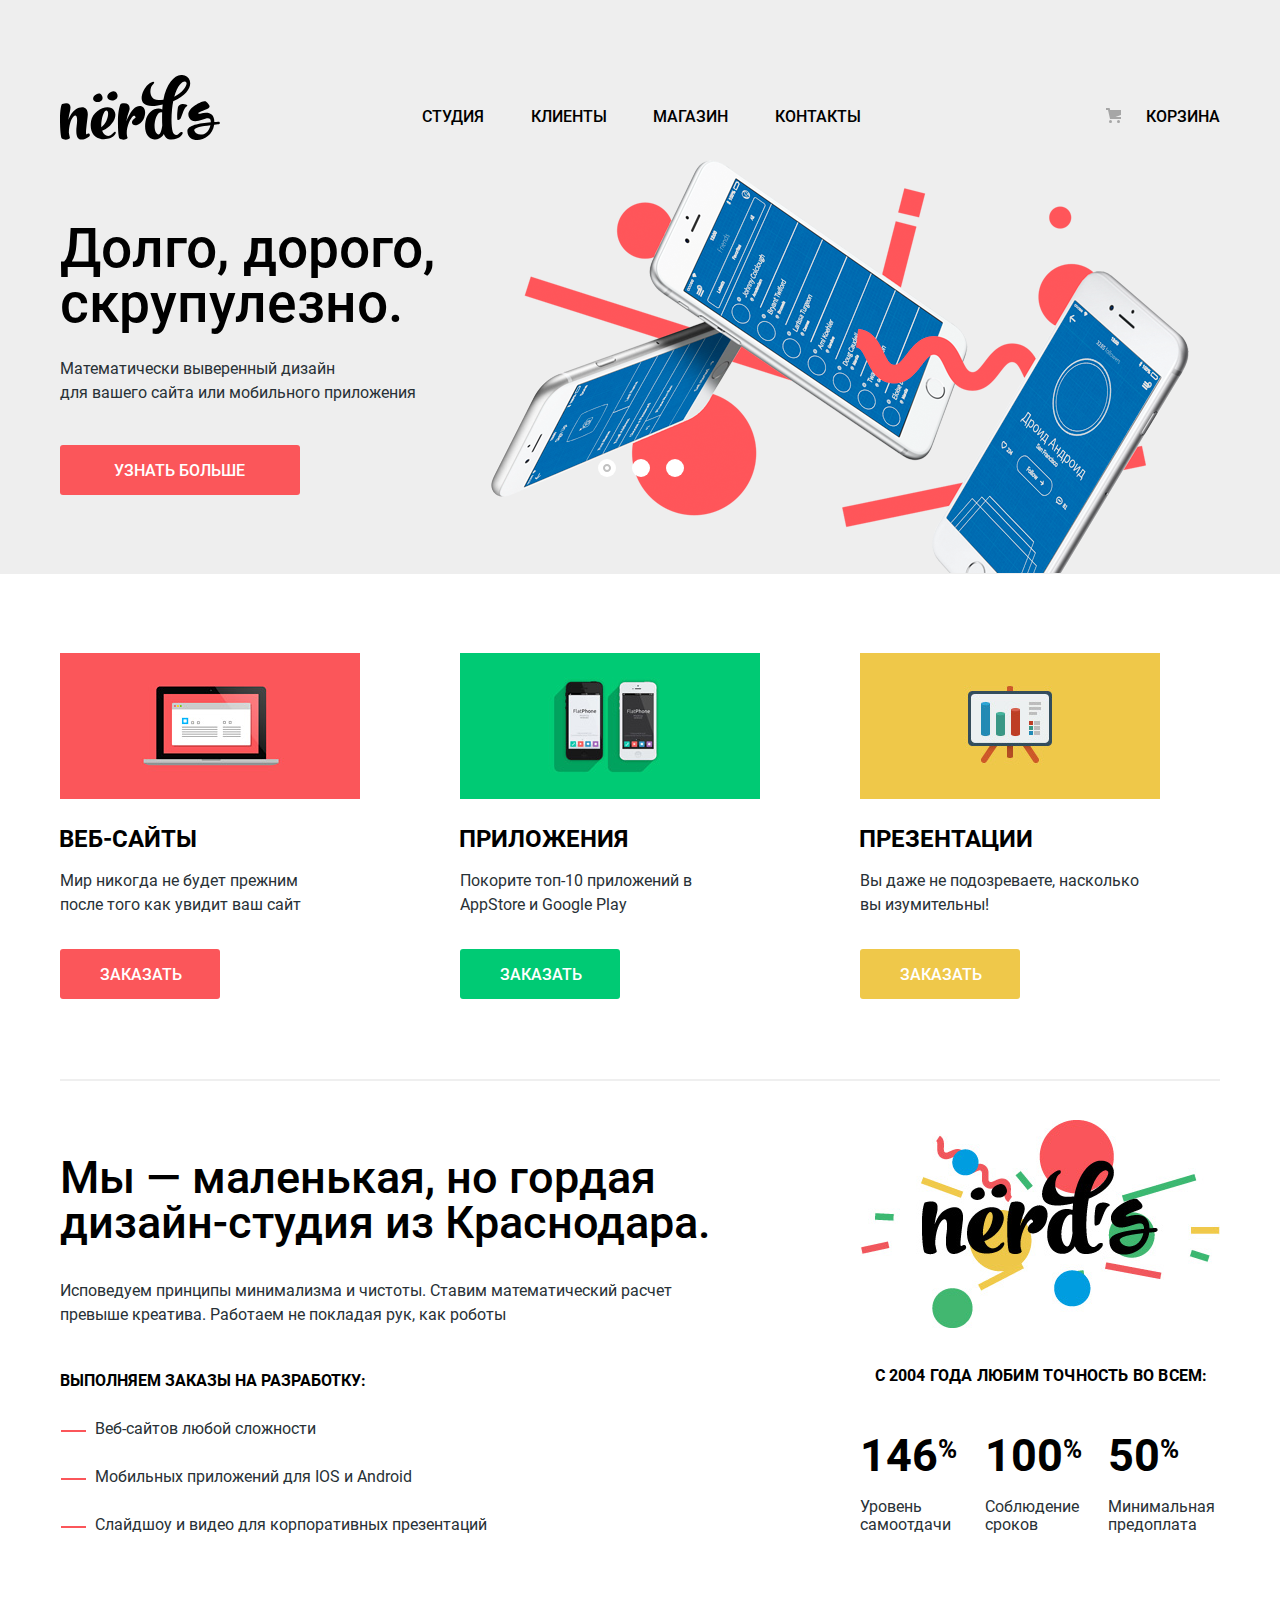
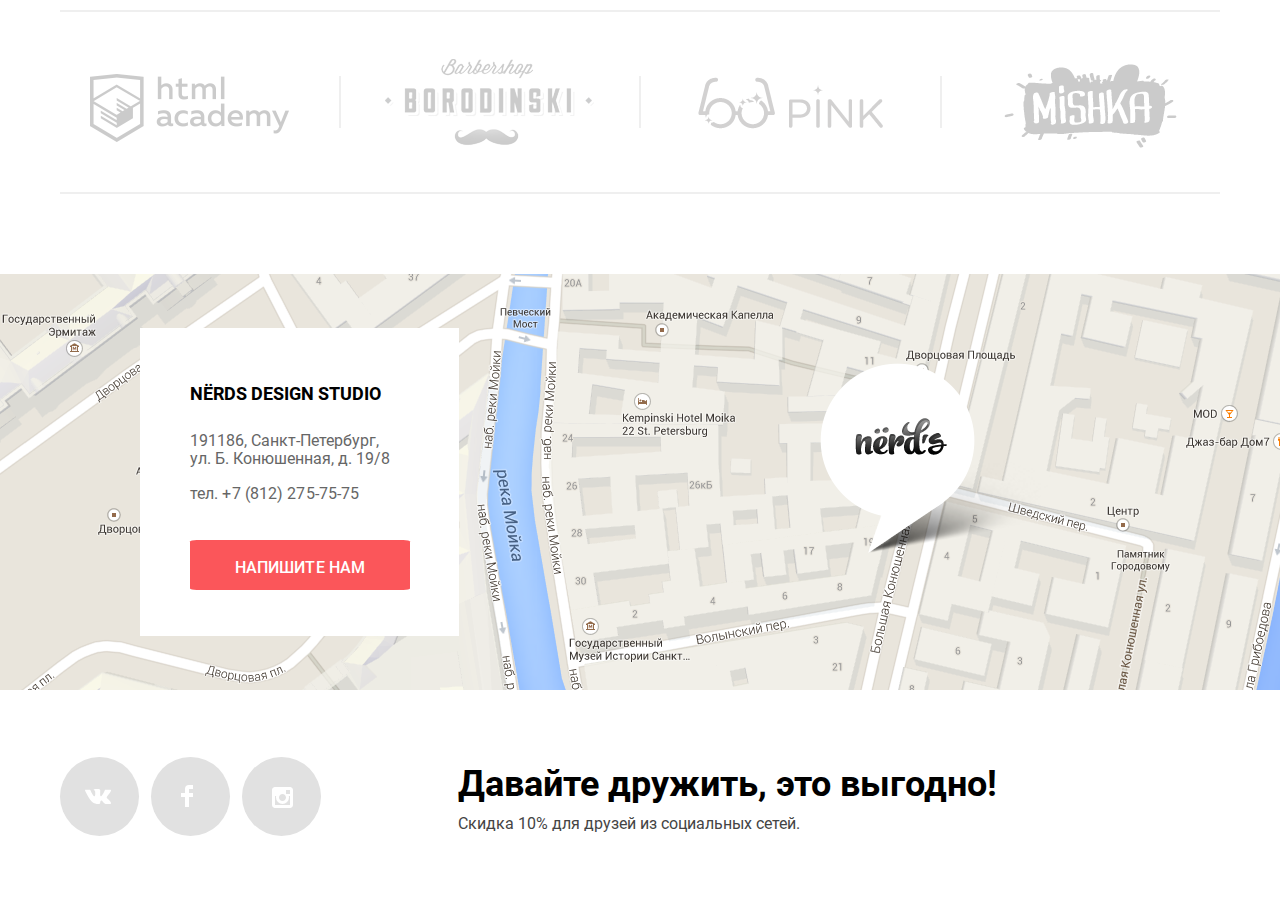
<file: index.html>
<!DOCTYPE html>
<html lang="ru">
  <head>
    <meta charset="utf-8">
    <title>HTML Academy: Нёрдс</title>
    <!--  <link href="https://fonts.googleapis.com/css?family=Roboto:400,700&display=swap&subset=cyrillic" rel="stylesheet">   -->
    <link href="css/normalize-compressed.css" rel="stylesheet">
    <!-- <link href="css/normalize.css" rel="stylesheet"> -->
    <link href="css/style-compressed.css" rel="stylesheet">
  </head>
  <body>

    <header class="header">
     <div class="container">
      <nav class="navigation">
        <a><img class="header-logo" src="img/nerds-logo.svg" width="160" height="65" alt="Логотип дизайн-студии Nerds">
        </a>
        <ul class="navigation-menu">
          <li class="navigation-menu-item"><a href="studio.html">Студия</a></li>
          <li class="navigation-menu-item"><a href="clients.html">Клиенты</a></li>
          <li class="navigation-menu-item"><a href="catalog.html">Магазин</a></li>
          <li class="navigation-menu-item"><a href="contacts.html">Контакты</a></li>
        </ul>
        <ul class="user-navigation">
          <li class="basket"><a href="#">Корзина</a></li>
        </ul>
      </nav>

      <h1 class="visually-hidden">Дизайн студия "Нердс"</h1>
      <div class="slider">

        <input type="radio" id="btn-1" name="toggle" checked>
        <input type="radio" id="btn-2" name="toggle">
        <input type="radio" id="btn-3" name="toggle">
        <div class="slider-controls">
          <label for="btn-1"></label>
          <label for="btn-2"></label>
          <label for="btn-3"></label>
        </div>

        <div class="slider-inner">
          <div class="slider-slides">
            <div class="slide-1">
              <div class="slider-data">
              <h3 class="slider-tagline">Долго, дорого,<br>скрупулезно.</h3>
              <p class="slider-text">Математически выверенный дизайн <br>для вашего сайта или мобильного приложения</p>
                <div class="slider-nav">
                  <a class="button slider-button" href="#"><span>Узнать больше</span></a>
               </div>
              </div>
             </div>

             <div class="slide-2">
              <div class="slider-data">

              <h3 class="slider-tagline">Любим математику <br>как никто другой</h3>
              <p class="slider-text">Никакого креатива, только математические формулы <br> для расчета идеальных пропорций.</p>
                <div class="slider-nav">
                  <a class="button slider-button" href="#"><span>Узнать больше</span></a>
               </div>
              </div>

             </div>

             <div class="slide-3">
              <div class="slider-data">

              <h3 class="slider-tagline">Только ночь, <br>только хардкор</h3>
              <p class="slider-text">Работать днем, как все? Мы против этого. <br> Ближе к полуночи работа только начинается.</p>
                <div class="slider-nav">
                  <a class="button slider-button" href="#"><span>Узнать больше</span></a>
               </div>
              </div>

          </div>
        </div>

       </div>
      </div>

     </div>
    </header>


      <main class="container">
      <section class="features">
        <H2 class="visually-hidden">Список услуг</H2>

        <ul class="features-list">
          <li class="feature-item feature-item-red">
            <img src="img/advantage-picture-red.png" width="300" height="146" alt="Веб-сайты">
            <h3 class="feature-title">Веб-сайты</h3>
            <p>Мир никогда не будет прежним после того как увидит ваш сайт</p>
            <a class="button btn-red" href="#"><span>Заказать</span></a>
          </li>
          <li class="feature-item feature-item-green">
            <img src="img/advantage-picture-green.png" width="300" height="146" alt="Приложения">
            <h3 class="feature-title">Приложения</h3>
            <p>Покорите топ-10 приложений в AppStore и Google Play</p>
            <a class="button btn-green" href="#"><span>Заказать</span></a>
          </li>
          <li class="feature-item feature-item-yellow">
            <img src="img/advantage-picture-yellow.png" width="300" height="146" alt="веб-сайты">
            <h3 class="feature-title">Презентации</h3>
            <p>Вы даже не подозреваете, насколько вы изумительны!</p>
            <a class="button btn-yellow" href="#"><span>Заказать</span></a>
          </li>
        </ul>
       </section>


       <section class="content">
       <div class="content-column">
               <div class="description">
                <h2 class="visually-hidden">О нас</h2>
                 <p class="content-tagline">Мы — маленькая, но гордая дизайн-студия из Краснодара.</p>
                 <p>Исповедуем принципы минимализма и чистоты. Ставим математический расчет превыше креатива. Работаем не покладая рук, как роботы</p>
                 <p class="description-order">Выполняем заказы на разработку:</p>
                    <uL class="content-list">
                       <li class="content-list-item">Веб-сайтов любой сложности</li>
                       <li class="content-list-item">Мобильных приложений для IOS и Android</li>
                       <li class="content-list-item">Слайдшоу и видео для корпоративных презентаций</li>
                   </uL>
               </div>
               <div class="aside">
                <h2 class="visually-hidden">Наши достижения</h2>

                      <img class="aside-picture" src="img/nerds-picture.png" width="360" height="208" alt="Логотип">

                    <div class="aside-table-column">
                    <table class="aside-table">
                    <caption class="aside-table-caption">C 2004 года любим точность во всем:</caption>
                    <tr class="aside-table-row1">
                      <td>146<sup>%</sup></td>
                      <td>100<sup>%</sup></td>
                     <td>50<sup>%</sup></td>
                    </tr>
                    <tr class="aside-table-row2">
                      <td>Уровень самоотдачи</td>
                      <td>Соблюдение сроков</td>
                      <td>Минимальная предоплата</td>
                    </tr>
                    </table>
                  </div>
                </div>
      </div>
     </section>

     <section class="partners">
        <h2 class="visually-hidden">Наши партнеры</h2>
        <ul class="partners-list">
          <li class="partners-list-item"><a href="https://htmlacademy.ru/intensive/htmlcss"><img src="img/htmlacademy-logo.png" width="199" height="68" alt="HTMLAcademy"></a></li>
          <li class="partners-list-item"><a href="#"><img src="img/borodinski-logo.png" width="209" height="90" alt="Borodinski"></a></li>
          <li class="partners-list-item"><a href="#"><img src="img/pink-logo.png" width="185" height="52" alt="Pink"></a></li>
          <li class="partners-list-item"><a href="#"><img src="img/mishka-logo.png" width="173" height="84" alt="Mishka"></a></li>
        </ul>
     </section>

    </main>

      <section class="contacts">
           <h2 class="visually-hidden">Контакты</h2>
            <iframe src="https://www.google.com/maps/embed?pb=!1m18!1m12!1m3!1d1998.6036253002806!2d30.320858715677204!3d59.93871916905467!2m3!1f0!2f0!3f0!3m2!1i1024!2i768!4f13.1!3m3!1m2!1s0x4696310fca145cc1%3A0x42b32648d8238007!2z0JHQvtC70YzRiNCw0Y8g0JrQvtC90Y7RiNC10L3QvdCw0Y8g0YPQuy4sIDE5LzgsINCh0LDQvdC60YIt0J_QtdGC0LXRgNCx0YPRgNCzLCAxOTExODY!5e0!3m2!1sru!2sru!4v1582635030969!5m2!1sru!2sru" width="1440" height="416" style="border:0;" allowfullscreen=""></iframe>
               <div class="map">
                <img src="img/map.png" width="1440" height="416" alt="Офис нашй студии по адресу: Санкт-Петербург, ул. Конюшенная, д. 19/8">
              </div>
                <div class="contacts-content">
                   <p class="contacts-content-name">Nёrds design studio</p>
                   <p class="contacts-content-adress">191186, Санкт-Петербург,<br>
                   ул. Б. Конюшенная, д. 19/8</p>
                   <a href="tel:+78122757575">тел. +7 (812) 275-75-75</a>
                   <a class="button contacts-btn" href="form.html">Напишите нам</a>
                  </div>
        </section>

    <footer class="footer">
      <div class="container">
        <div class="footer-social">
          <ul class="footer-list">
             <li class="social-btn"><a class="social-vkontakte-btn" href=""><span class="visually-hidden">Вконтакте</span></a></li>
             <li class="social-btn"><a class="social-facebook-btn" href=""><span class="visually-hidden">Фейсбук</span></a></li>
             <li class="social-btn"><a class="social-instagram-btn" href=""><span class="visually-hidden">Инстаграм</span></a></li>
        </ul>
        </div>
         <div class="footer-text">
            <b class="footer-tagline">Давайте дружить, это выгодно!</b>
            <br>
           <span class="footer-sale">Скидка 10% для друзей из социальных сетей.</span>
        </div>
     </div>
    </footer>

    <section class="modal form-feedback">
      <h2 class="visually-hidden">Форма обратной связи</h2>
           <p class="feedback-form-title">Напишите нам</p>
           <button class="closebtn"><img src="img/close-cross.svg" width="21" height="21" alt="Закрыть"><span class="visually-hidden">Закрыть</span></button>
           <form class="feedback-form" action="https://echo.htmlacademy.ru/" method="post" autocomplete="on">
           <p class="form-item">
               <label>
                Ваше имя:
                <input type="text" name="Name" placeholder="Имя Фамилия">
               </label>
             </p>
             <p class="form-item">
                <label>
                Ваш e-mail:
              <input type="email" name="email" placeholder="email@exemple.com">
               </label>
            </p>
               <label>
                Текст письма:
               <textarea name="comment" rows="10" placeholder="В свободной форме"></textarea>
              </label>
            <button class="button feedback-form-button" type="submit">Отправить</button>
          </form>
     </section>

     <script src="js/modal-compressed.js"></script>

  </body>
</html>
</file>
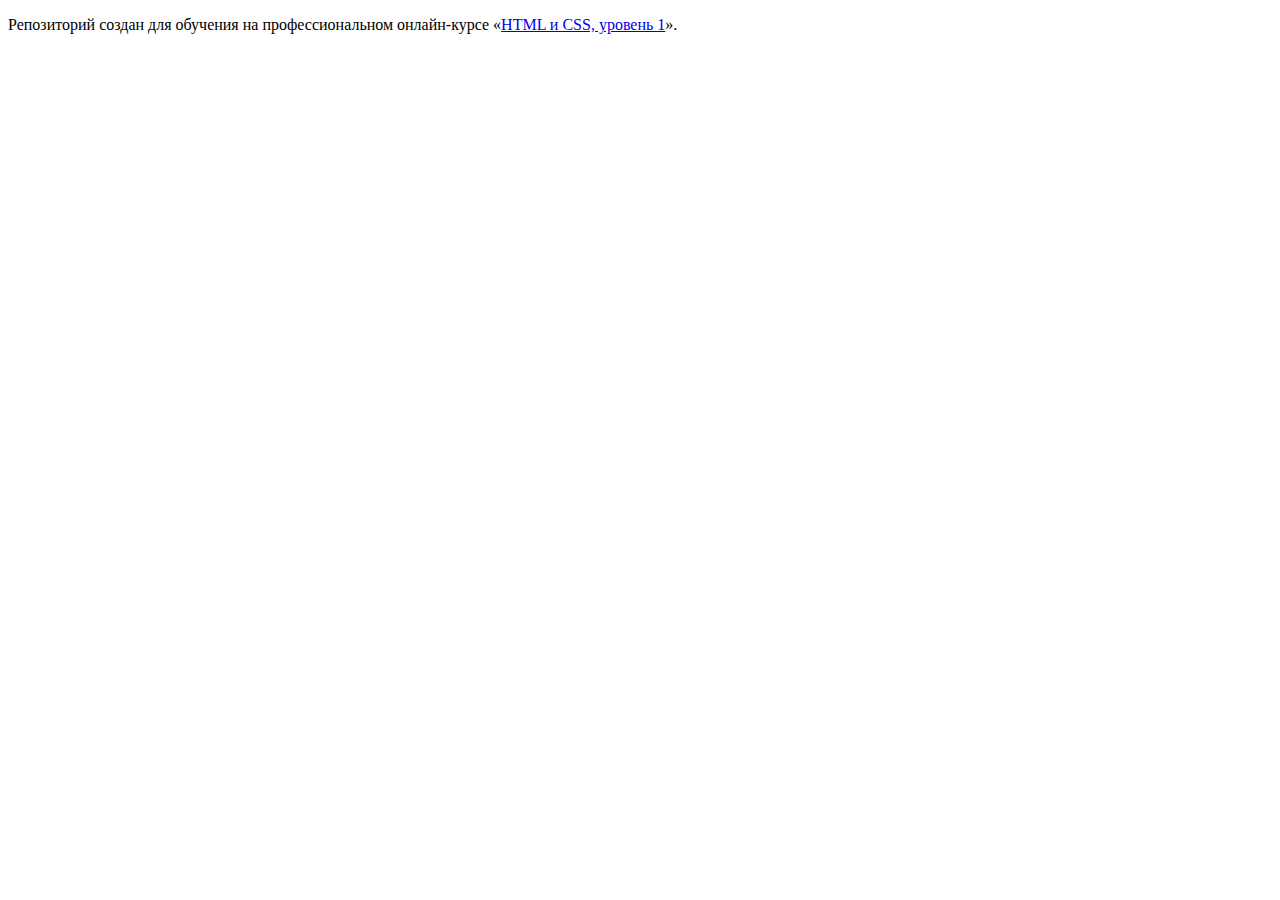
<file: master/index.html>
<!DOCTYPE html>
<html lang="ru">
  <head>
    <meta charset="utf-8">
    <title>HTML Academy: Нёрдс</title>
    <base href="https://htmlacademy-htmlcss.github.io/578245-nerds-27/master/">
</head>
  <body>

    <p>Репозиторий создан для обучения на профессиональном онлайн‑курсе «<a href="https://htmlacademy.ru/intensive/htmlcss">HTML и CSS, уровень 1</a>».</p>

  </body>
</html>
</file>
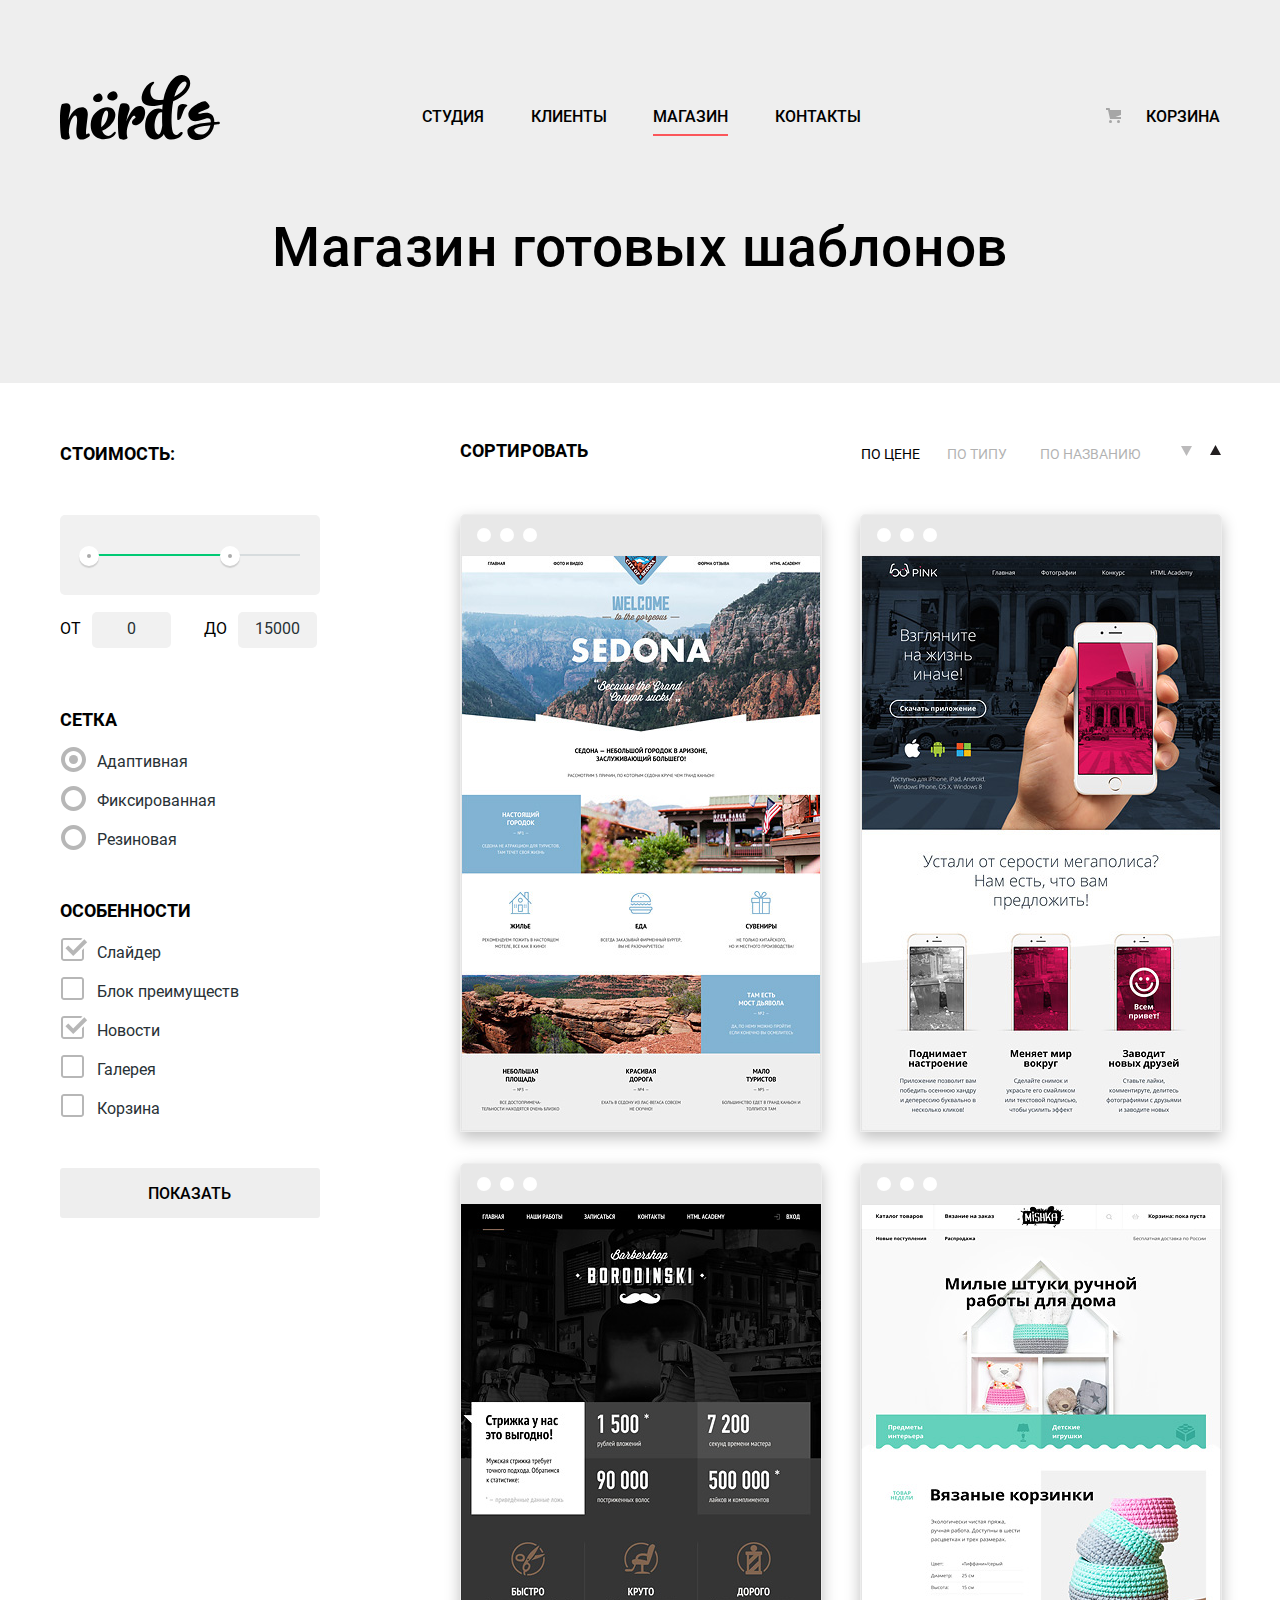
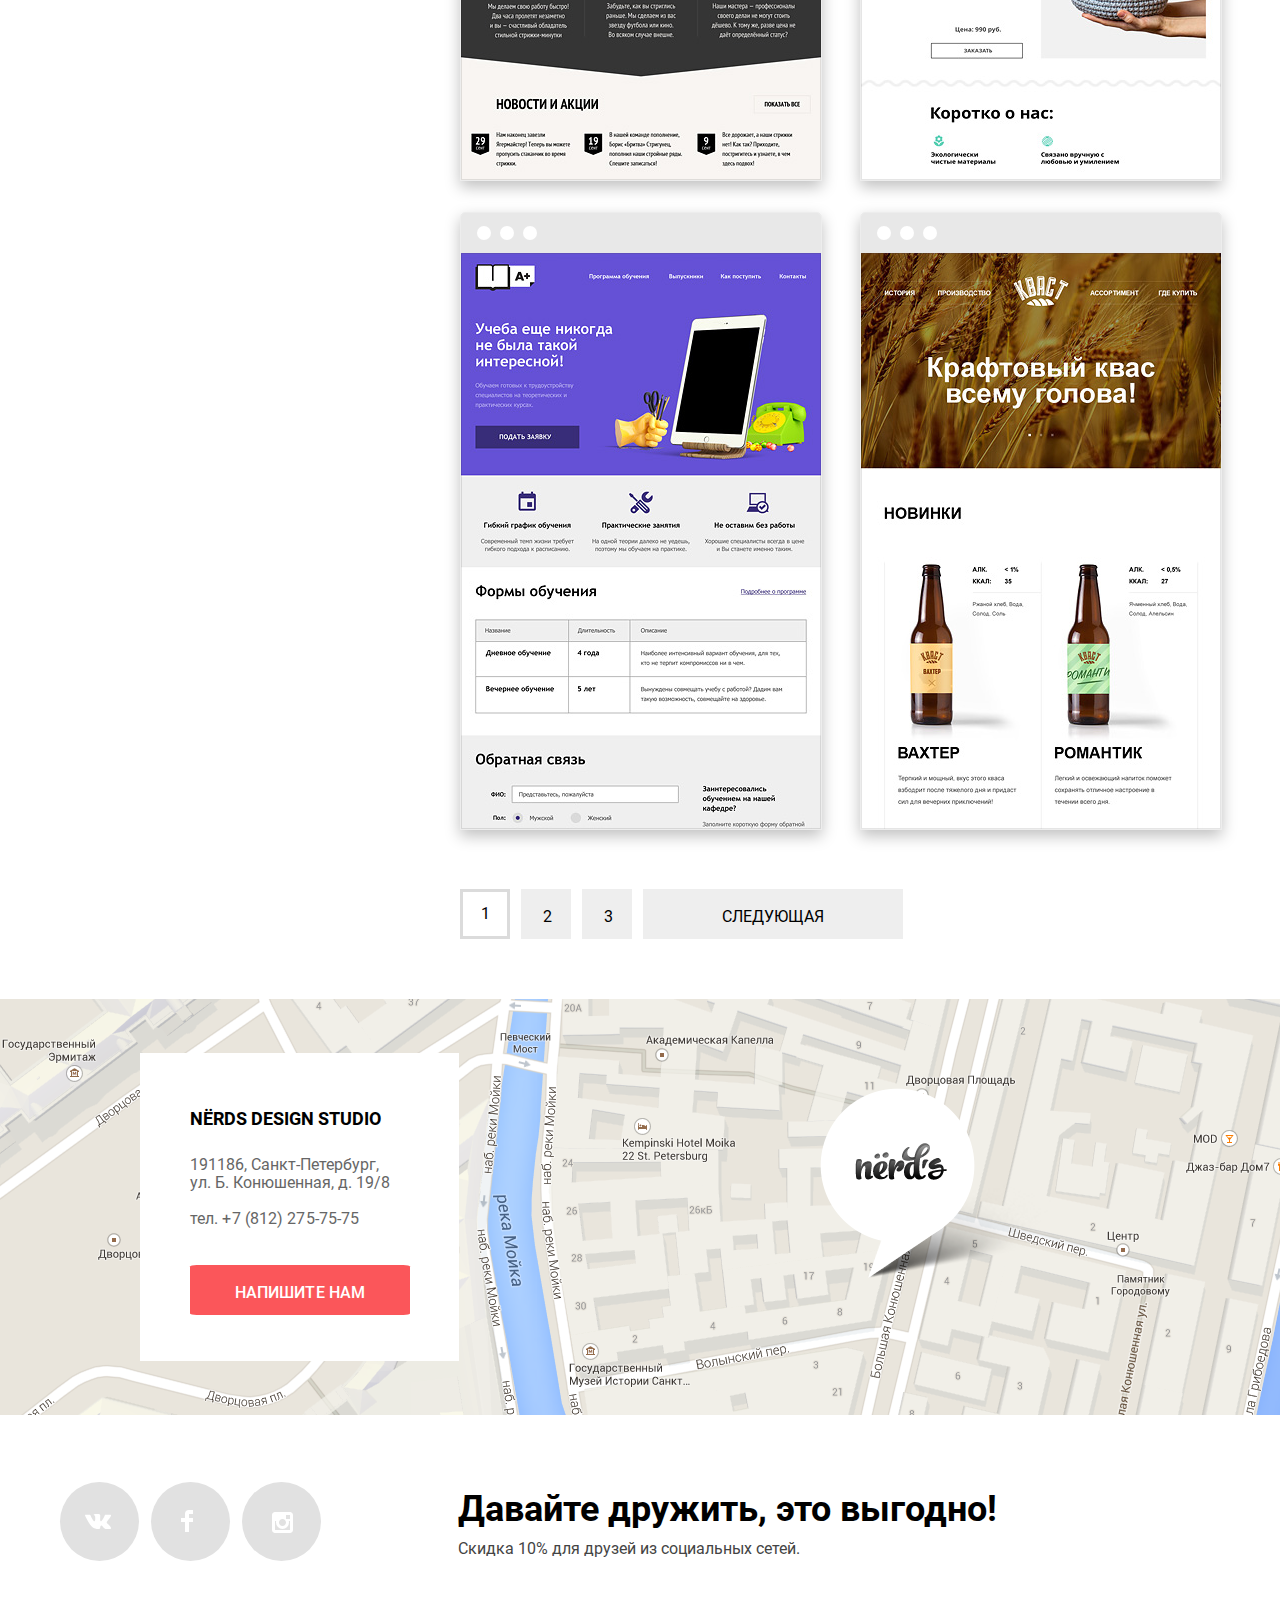
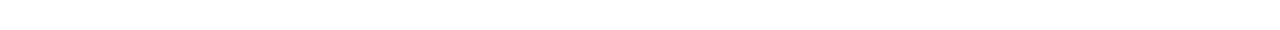
<file: catalog.html>
<!DOCTYPE html>
<html lang="ru">

<head>
  <meta charset="utf-8">
  <title>HTML Academy: Нёрдс</title>
  <!-- <link href="https://fonts.googleapis.com/css?family=Roboto:400,700&display=swap&subset=cyrillic" rel="stylesheet">  -->
  <link href="css/normalize-compressed.css" rel="stylesheet">
  <!-- <link href="css/normalize.css" rel="stylesheet"> -->
  <link href="css/style-compressed.css" rel="stylesheet">
  <!-- <link href="css/style.css" rel="stylesheet"> -->
</head>

<body class="inner-page">

  <header class="header-inner">
    <div class="container">
      <nav class="navigation">
        <a href="index.html"><img class="header-logo" src="img/nerds-logo.svg" width="100" height="100"
            alt="Логотип дизайн-студии Nerds">
        </a>
        <ul class="navigation-menu">
          <li class="navigation-menu-item"><a href="studio.html">Студия</a></li>
          <li class="navigation-menu-item"><a href="clients.html">Клиенты</a></li>
          <li class="navigation-menu-item navigation-current-item"><a href="catalog.html">Магазин</a></li>
          <li class="navigation-menu-item"><a href="contacts.html">Контакты</a></li>
        </ul>
        <ul class="user-navigation">
          <li class="basket"><a href="#">Корзина</a></li>
        </ul>
      </nav>
      <h1 class="page-title">Магазин готовых шаблонов</h1>
    </div>
  </header>

  <main class="container">

    <div class="catalog-columns">

      <section class="filters">
        <h2 class="visually-hidden">Фильтр товаров</h2>
        <form class="filters-form" action="https://echo.htmlacademy.ru" method="get">

          <fieldset class="filters-fieldset">
            <legend>Стоимость:</legend>
            <div class="range-filter">
              <div class="range-controls">
                <div class="scale">
                  <div class="bar" style="margin-left: 0%; width: 65%"></div>
                </div>
                <div class="toggle toggle-min"></div>
                <div class="toggle toggle-max"></div>
              </div>
              <div class="price-controls">
                <label class="min-price">от <input name="min-price" type="number" value="0"></label>
                <label class="max-price">до <input name="max-price" type="number" value="15000"></label>
              </div>
            </div>
          </fieldset>

          <fieldset class="filters-fieldset filters-group">
            <legend class="fieldset-title ">Сетка</legend>
            <ul>
              <li class="filter-option">
                <input class="visually-hidden filters-input filters-input-radio" type="radio" name="radiobtn"
                  value="adaptive" id="filter-adaptive" checked>
                <label for="filter-adaptive"> Адаптивная
                </label>
              </li>
              <li class="filter-option">
                <input class="visually-hidden filters-input filters-input-radio" type="radio" name="radiobtn"
                  value="fix" id="filter-fix">
                <label for="filter-fix">Фиксированная
                </label>
              </li>
              <li class="filter-option">
                <input class="visually-hidden filters-input filters-input-radio" type="radio" name="radiobtn"
                  value="liquid" id="filter-liquid">
                <label for="filter-liquid">Резиновая</label>
              </li>
            </ul>
          </fieldset>

          <fieldset class="filters-fieldset filters-group">
            <legend class="fieldset-title">Особенности</legend>
            <ul>
              <li class="filter-option">
                <input class="visually-hidden filters-input filters-input-checkbox" type="checkbox" name="slider"
                  id="filter-slider" checked>
                <label for="filter-slider">
                  Слайдер
                </label>
              </li>

              <li class="filter-option">
                <input class="visually-hidden filters-input filters-input-checkbox" type="checkbox" name="features"
                  id="filter-features">
                <label for="filter-features"> Блок преимуществ
                </label>
              </li>

              <li class="filter-option">
                <input class="visually-hidden filter-input filters-input-checkbox" type="checkbox" name="news"
                  id="filter-news" checked>
                <label for="filter-news">Новости
                </label>
              </li>

              <li class="filter-option">
                <input class="visually-hidden filter-input filters-input-checkbox" type="checkbox" name="gallery"
                  id="filter-gallary">
                <label for="filter-gallary">Галерея
                </label>
              </li>

              <li class="filter-option">
                <input class="visually-hidden filter-input filters-input-checkbox" type="checkbox" name="basket"
                  id="filter-basket">
                <label for="filter-basket"> Корзина
                </label>
              </li>

            </ul>
          </fieldset>

          <button class="filter-button button" type="submit"><span>Показать</span></button>
        </form>
      </section>


      <section class="catalog">
        <h2 class="visually-hidden">Каталог</h2>
        <div class="catalog-sorting">
          <p class="catalog-sorting-title">Сортировать</p>
          <ul class="catalog-sorting-list">
            <li class="catalog-sorting-list-item sorting-list-current-item"><a>По цене</a></li>
            <li class="catalog-sorting-list-item"><a href="#">По типу</a></li>
            <li class="catalog-sorting-list-item"><a href="#">По названию</a></li>
            <li class="catalog-sorting-list-item catalog-sorting-list-item-down"><a href="#"></a></li>
            <li class="catalog-sorting-list-item catalog-sorting-list-item-up"><a href="#"></a></li>
          </ul>
        </div>
        <ul class="catalog-product-list">
          <li class="catalog-product-list-item">
            <div class="catalog-item item-sedona">
              <div class="item-browser">
                <img src="img/browser.svg" width="360" height="40" alt="Браузер"></div>
              <img src="img/img-sedona.png" width="360" height="576" alt="шаблон Sedona">
              <div class="item-hover item-sedona-hover">
                <p class=hover-title><a href="#">Sedona</a></p>
                <p class="hover-description">Информационный сайт <br>для туристов</p>
                <a class="button hover-btn" href="#">9 900 руб.</a>
              </div>
            </div>
          </li>
          <li class="catalog-product-list-item">
            <div class="catalog-item item-pink">
              <div class="item-browser"><img src="img/browser.svg" width="360" height="40" alt="Браузер"></div>
              <img src="img/img-pink.png" width="360" height="576" alt="шаблон Pink">
              <div class="item-hover item-pink-hover">
                <p class=hover-title><a href="#">Pink app</a></p>
                <p class="hover-description">Продуктовый лэндинг <br> приложения для IOS и Android</p>
                <a class="button hover-btn" href="#">9 900 руб.</a>
              </div>
            </div>
          </li>
          <li class="catalog-product-list-item">
            <div class="catalog-item item-barbershop">
              <div class="item-browser"><img src="img/browser.svg" width="360" height="40" alt="Браузер"></div>
              <img src="img/img-barbershop.png" width="360" height="576" alt="шаблон Borodinski">
              <div class="item-hover item-barbershop-hover">
                <p class=hover-title><a href="#">Barbershop</a></p>
                <p class="hover-description">Сайт салона красоты. <br> Для мужчин, да.</p>
                <a class="button hover-btn" href="#">9 900 руб.</a>
              </div>
            </div>
          </li>
          <li class="catalog-product-list-item">
            <div class="catalog-item item-mishka">
              <div class="item-browser"><img src="img/browser.svg" width="360" height="40" alt="Браузер"></div>
              <img src="img/img-mishka.png" width="360" height="576" alt="шаблон Mishka">
              <div class="item-hover item-mishka-hover">
                <p class=hover-title><a href="#">Mishka</a></p>
                <p class="hover-description">Интернет-магазин <br> вязанных игрушек</p>
                <a class="button hover-btn" href="#">9 900 руб.</a>
              </div>
            </div>
          </li>
          <li class="catalog-product-list-item">
            <div class="catalog-item item-aplus">
              <div class="item-browser"><img src="img/browser.svg" width="360" height="40" alt="Браузер"></div>
              <img src="img/img-aplus.png" width="360" height="576" alt="шаблон Aplus">
              <div class="item-hover item-aplus-hover">
                <p class=hover-title><a href="#">A plus</a></p>
                <p class="hover-description">Лендинг курсов повышения<br>квалификации</p>
                <a class="button hover-btn" href="#">9 900 руб.</a>
              </div>
            </div>
          </li>
          <li class="catalog-product-list-item">
            <div class="catalog-item item-kvast">
              <div class="item-browser"><img src="img/browser.svg" width="360" height="40" alt="Браузер"></div>
              <img src="img/img-kvast.png" width="360" height="576" alt="шаблон Кваст">
              <div class="item-hover item-kvast-hover">
                <p class=hover-title><a href="#">Kvast</a></p>
                <p class="hover-description">Промо-сайт производителя<br>крафтового кваса</p>
                <a class="button hover-btn" href="#">9 900 руб.</a>
              </div>
            </div>
          </li>
        </ul>

        <ul class="catalog-pagination">
          <li class="pagination-item pagination-item-current"><a>1</a></li>
          <li class="pagination-item"><a href="#">2</a></li>
          <li class="pagination-item"><a href="#">3</a></li>
          <li class="pagination-item pagination-item-next"><a href="#">Следующая</a></li>
        </ul>
      </section>

    </div>

  </main>


  <section class="contacts">
    <h2 class="visually-hidden">Контакты</h2>
    <iframe
      src="https://www.google.com/maps/embed?pb=!1m18!1m12!1m3!1d1998.6036253002806!2d30.320858715677204!3d59.93871916905467!2m3!1f0!2f0!3f0!3m2!1i1024!2i768!4f13.1!3m3!1m2!1s0x4696310fca145cc1%3A0x42b32648d8238007!2z0JHQvtC70YzRiNCw0Y8g0JrQvtC90Y7RiNC10L3QvdCw0Y8g0YPQuy4sIDE5LzgsINCh0LDQvdC60YIt0J_QtdGC0LXRgNCx0YPRgNCzLCAxOTExODY!5e0!3m2!1sru!2sru!4v1582635030969!5m2!1sru!2sru"
      width="1440" height="416" style="border:0;" allowfullscreen=""></iframe>
    <div class="map">
      <img src="img/map.png" width="1440" height="416"
        alt="Офис нашй студии по адресу: Санкт-Петербург, ул. Конюшенная, д. 19/8">
    </div>
    <div class="contacts-content">
      <p class="contacts-content-name">Nёrds design studio</p>
      <p class="contacts-content-adress">191186, Санкт-Петербург,<br>
        ул. Б. Конюшенная, д. 19/8</p>
      <a href="tel:+78122757575">тел. +7 (812) 275-75-75</a>
      <a class="button contacts-btn" href="form.html">Напишите нам</a>
    </div>
  </section>

  <footer class="footer">
    <div class="container">
      <div class="footer-social">
        <ul class="footer-list">
          <li class="social-btn"><a class="social-vkontakte-btn" href=""><span
                class="visually-hidden">Вконтакте</span></a></li>
          <li class="social-btn"><a class="social-facebook-btn" href=""><span class="visually-hidden">Фейсбук</span></a>
          </li>
          <li class="social-btn"><a class="social-instagram-btn" href=""><span
                class="visually-hidden">Инстаграм</span></a></li>
        </ul>
      </div>
      <div class="footer-text">
        <b class="footer-tagline">Давайте дружить, это выгодно!</b>
        <br>
        <span class="footer-sale">Скидка 10% для друзей из социальных сетей.</span>
      </div>
    </div>
  </footer>

  <section class="modal form-feedback">
    <h2 class="visually-hidden">Форма обратной связи</h2>
    <p class="feedback-form-title">Напишите нам</p>
    <button class="closebtn"><img src="img/close-cross.svg" width="21" height="21" alt="Закрыть"><span
        class="visually-hidden">Закрыть</span></button>
    <form class="feedback-form" action="https://echo.htmlacademy.ru/" method="post" autocomplete="on">
      <p class="form-item">
        <label>
          Ваше имя:
          <input type="text" name="Name" placeholder="Имя Фамилия">
        </label>
      </p>
      <p class="form-item">
        <label>
          Ваш e-mail:
          <input type="email" name="email" placeholder="email@exemple.com">
        </label>
      </p>
      <label>
        Текст письма:
        <textarea name="comment" rows="10" placeholder="В свободной форме"></textarea>
      </label>
      <button class="button feedback-form-button" type="submit">Отправить</button>
    </form>
  </section>

  <script src="js/modal-compressed.js"></script>

</body>

</html>
</file>
<file: css/style-compressed.css>
body{min-width:1160px;margin:0;padding:0;font-family:"Roboto","Arial",sans-serif;font-size:14px;line-height:24px;font-weight:400;color:#000}@font-face{font-family:Roboto;font-style:normal;font-weight:400;src:local("Roboto Regular"),url(../fonts/roboto.woff2) format("woff2"),url(../fonts/roboto.woff) format("woff")}@font-face{font-family:Roboto;font-style:normal;font-weight:500;src:local("Roboto Medium"),url(../fonts/robotomedium.woff2) format("woff2"),url(../fonts/robotomedium.woff) format("woff")}@font-face{font-family:Roboto;font-style:normal;font-weight:700;src:local("Roboto Bold"),url(../fonts/robotobold.woff2) format("woff2"),url(../fonts/robotobold.woff) format("woff")}a{text-decoration:none}.header{min-height:545px;padding:0;margin:0;background-color:#eee}.visually-hidden:not(:focus):not(:active),input[type="checkbox"].visually-hidden,input[type="radio"].visually-hidden{position:absolute;width:1px;height:1px;margin:-1px;border:0;padding:0;white-space:nowrap;-webkit-clip-path:inset(100%);clip-path:inset(100%);clip:rect(0 0 0 0);overflow:hidden}.container{width:1160px;padding:0 20px;margin:0 auto}.button{display:inline-block;-webkit-box-sizing:border-box;box-sizing:border-box;width:160px;height:50px;padding:17px 41px 18px 40px;font:inherit;text-align:center;font-size:16px;font-weight:500;line-height:18px;text-transform:uppercase;color:#fff;text-align:center;vertical-align:middle;border:none;border-radius:3px}.navigation{display:-webkit-box;display:-ms-flexbox;display:flex;padding:0;margin:0;margin-bottom:0}.header-logo{width:160px;height:65px;-ms-grid-column-align:left;justify-self:left;margin-top:75px}.header-logo:hover,.header-logo:focus{opacity:.8}.header-logo:active{opacity:.3}.navigation-menu,.user-navigation{display:-webkit-box;display:-ms-flexbox;display:flex;-ms-flex-wrap:wrap;flex-wrap:wrap;list-style:none;font-size:16px;line-height:30px;color:#000;text-transform:uppercase;margin:0;padding:0}.navigation-menu{-webkit-box-pack:justify;-ms-flex-pack:justify;justify-content:space-between;padding:0;margin-left:202px;width:600px}.user-navigation{margin-left:236px;max-width:140px}.user-navigation .basket{position:relative;padding-left:49px}.basket::before{position:absolute;top:108px;left:9px;content:"";width:26px;height:28px;background-image:url(../img/cart-icon.svg);background-repeat:no-repeat;background-position:0 0}.navigation-menu a,.user-navigation a{display:block;font-size:16px;font-weight:500;font-stretch:normal;font-style:normal;line-height:1.88;letter-spacing:normal;color:#000;margin-top:102px}.navigation-menu a:hover,.user-navigation a:hover{color:#FB565A}.navigation-menu a:active,.user-navigation a:active{font-size:16px;color:#000;letter-spacing:0;line-height:30px;opacity:.3}.navigation-current-item a{border-bottom:2px solid #fb565a;padding-bottom:2px}.slider input[type="radio"]{display:none}.slider{position:relative}.slider-controls{position:absolute;top:312px;left:531px}.slider-controls label{display:inline-block;vertical-align:top;margin:0 6.5px;width:18px;height:18px;vertical-align:top;border-radius:50%;background-color:#fff;cursor:pointer}#btn-1:checked~.slider-controls label[for="btn-1"],#btn-2:checked~.slider-controls label[for="btn-2"],#btn-3:checked~.slider-controls label[for="btn-3"]{background-image:url(../img/active-button.svg);background-repeat:no-repeat;background-position:0 0}.slider{padding:0}.slide-1,.slide-2,.slide-3{display:none}.slide-1{padding:0;min-height:427px;background:url(../img/slide1.png) no-repeat;background-position:bottom 1px right 31px}.slide-2{padding:0;min-height:427px;background:url(../img/slide2.png) no-repeat;background-position:bottom -3px right 31px}.slide-3{min-height:427px;padding:0;background:url(../img/slide3.png) no-repeat;background-position:bottom 1px right 31px}#btn-1:checked~.slider-inner .slider-slides .slide-1{display:block}#btn-2:checked~.slider-inner .slider-slides .slide-2{display:block}#btn-3:checked~.slider-inner .slider-slides .slide-3{display:block}.slider-data{margin-top:0;padding-top:40px}.slider-tagline{display:block;margin:0;padding:34px 0 26px;font-family:Roboto;font-size:55px;font-weight:500;font-stretch:normal;font-style:normal;line-height:1;letter-spacing:normal;text-align:left;color:#000}.slider-text{font-weight:400;font-size:16px;color:#283136;letter-spacing:0;line-height:24px;margin:0}.slider-button{margin-top:40px;width:240px;height:50px;background-color:#FB565A}.slider-button:hover{background-color:#E74246}.slider-button:active{background-color:#D7373B}.slider-button:active span{opacity:.3}.features-list{display:-webkit-box;display:-ms-flexbox;display:flex;margin:0;margin-top:79px;padding:0;list-style:none}.feature-item{margin-right:100px;text-align:left;width:300px}.feature-title{margin:-1px;margin-top:18px;padding:0;font-size:24px;line-height:30px;text-transform:uppercase}.feature-item p{margin-right:20px;font-size:16px;line-height:24px;color:#283136}.feature-item .button{margin:0;margin-top:16px}.btn-red{background-color:#FB565A}.btn-red:hover{background-color:#E74246}.btn-red:active{background-color:#D7373B}.btn-red:active span{opacity:.3}.btn-green{background-color:#00CA74}.btn-green:hover{background-color:#00BC6C}.btn-green:active{background-color:#00AA62}.btn-green:active span{opacity:.3}.btn-yellow{background-color:#EFC84A}.btn-yellow:hover{background-color:#EAB534}.btn-yellow:active{background-color:#E5A722}.btn-yellow:active span{opacity:.3}.page-title{font-size:55px;line-height:55px}.content-column::before{position:absolute;content:"";left:0;top:-41px;width:1160px;height:2px;background:rgba(239,239,239,1)}.content-column{margin-top:121px;position:relative;display:-webkit-box;display:-ms-flexbox;display:flex}.description{margin-right:113px;padding:40px 0 0}.description .content-tagline{margin:0;margin-top:-10px;margin-bottom:29px;font-family:Roboto;font-size:45px;font-weight:500;font-stretch:normal;font-style:normal;line-height:1;text-align:left;color:#000}.description p{padding:0;padding-top:5px;margin:0;font-size:16px;font-weight:400;font-stretch:normal;font-style:normal;line-height:1.5;letter-spacing:normal;text-align:left;color:#283136}.description .description-order{margin-top:37px;font-family:Roboto;font-weight:700;font-size:16px;color:#000;text-transform:uppercase;letter-spacing:0;line-height:24px}.description .content-list{margin:0;padding:0;padding-left:35px;list-style:none}.content-list-item{position:relative;display:block;margin-top:24px;font-size:16px;font-weight:400;font-stretch:normal;font-style:normal;line-height:1.5;letter-spacing:normal;text-align:left;color:#283136}.content-list-item::before{position:absolute;content:"";left:-34px;top:13px;width:25px;height:2px;background-color:#fb565a}.aside-picture{width:360px;height:208px;margin:0;margin-left:21px;padding:0}table.aside-table{margin:0;margin-top:29px;margin-right:-26px;padding:0;padding-left:2px;border-spacing:18px 28px}.aside-table-caption{margin-left:-3px;margin-bottom:27px;font-family:Roboto;font-size:16px;font-weight:700;font-stretch:normal;font-style:normal;letter-spacing:normal;text-align:center;text-transform:uppercase;letter-spacing:.2px;color:#000}.aside-table-row1{font-family:Roboto;font-size:45px;font-weight:700;font-stretch:normal;font-style:normal;letter-spacing:normal;text-align:left;color:#000}.aside-table-row1 sup{font-size:26px}.aside-table-row2{font-family:Roboto;font-size:16px;font-weight:400;font-stretch:normal;font-style:normal;line-height:1.13;letter-spacing:normal;text-align:left;color:#283136}.partners{position:relative;margin:96px 0 125px}.partners::before{position:absolute;content:"";left:0;top:-49px;width:1160px;height:2px;background:rgba(239,239,239,1)}.partners::after{position:absolute;content:"";left:0;bottom:-45px;width:1160px;height:2px;background:rgba(239,239,239,1)}.partners-list{display:-webkit-box;display:-ms-flexbox;display:flex;-ms-flex-wrap:wrap;flex-wrap:wrap;-webkit-box-pack:justify;-ms-flex-pack:justify;justify-content:space-between;margin:0;padding:0 25px;list-style:none}.partners-list-item{width:209px;height:90px;position:relative;margin:0;text-align:center}.partners-list-item a{padding:0;opacity:.2}.partners-list-item a:hover{opacity:1}.partners-list-item a:active{opacity:.1}.partners-list-item:nth-child(1) img{padding-top:15px}.partners-list-item:nth-child(3) img{padding-top:18px}.partners-list-item:nth-child(4) img{padding-top:5px}.partners-list-item:not(:last-child)::after{position:absolute;content:"";right:-72px;top:42px;width:52px;height:2px;-webkit-transform:rotate(90deg);-ms-transform:rotate(90deg);transform:rotate(90deg);background:rgba(239,239,239,1)}.contacts{position:relative;width:1440px;min-height:416px;margin:0 auto}.contacts iframe{position:relative;z-index:2;border:none}.map{display:-webkit-box;display:-ms-flexbox;display:flex;-webkit-box-pack:center;-ms-flex-pack:center;justify-content:center}.map img{position:absolute;top:0;left:0;z-index:1;margin:0}.contacts::after{position:absolute;content:"";top:89px;right:389px;z-index:4;width:231px;height:190px;background-image:url(../img/map-marker.png);background-repeat:no-repeat;background-position:0 0}.contacts-content{position:absolute;top:54px;left:140px;z-index:3;-webkit-box-sizing:border-box;box-sizing:border-box;width:319px;height:308px;padding:50px;font-size:16px;font-weight:400;font-style:normal;line-height:1.13;text-align:left;color:#666;background-color:#fff}.contacts-content-name{margin:0;padding:0;font-size:18px;font-weight:700;font-stretch:normal;font-style:normal;line-height:1.8;letter-spacing:normal;text-align:left;color:#000;text-transform:uppercase}.contacts-content-adress{margin:0;margin-top:21px;padding:0}.contacts-content a{display:block;margin:0;margin-top:17px;padding:0;font-size:16px;font-weight:400;font-style:normal;line-height:1.13;text-align:left;color:#666;letter-spacing:.1px}a.contacts-btn{display:block;-webkit-box-sizing:border-box;box-sizing:border-box;margin-top:37px;width:220px;height:50px;padding:19px 39px 18px;font-size:16px;font-weight:500;line-height:18px;text-transform:uppercase;color:#fff;text-align:center;background-color:#fb565a;border-radius:3%}.footer .container{display:-webkit-box;display:-ms-flexbox;display:flex;padding:69px 20px}.footer-social{margin-right:125px}.footer-list{display:-webkit-box;display:-ms-flexbox;display:flex;-ms-flex-wrap:wrap;flex-wrap:wrap;-webkit-box-pack:justify;-ms-flex-pack:justify;justify-content:space-between;margin:0;margin-top:-9px;padding:0;list-style:none}.social-btn{display:block;width:79px;height:79px;margin-right:12px;background-color:#e1e1e1;border-radius:50%}.social-vkontakte-btn{background-image:url(../img/vk-icon.svg);background-repeat:no-repeat;background-position:25px 32px}.social-facebook-btn{background-image:url(../img/fb-icon.svg);background-repeat:no-repeat;background-position:30px 28px}.social-instagram-btn{background-image:url(../img/insta-icon.svg);background-repeat:no-repeat;background-position:30px 30px}.social-btn a{display:block;width:79px;height:79px;border-radius:50%}.social-btn:hover,.social-btn:focus{background-color:#e74246}.social-btn:active{background-color:#d7373b}.social-btn:active a{opacity:.3}.footer-text{margin:0;text-align:left}.footer b{font-family:Roboto;font-size:36px;font-weight:700;font-stretch:normal;font-style:normal;line-height:1;letter-spacing:normal;text-align:left;color:#000}.footer-sale{display:block;margin:0;margin-top:10px;font-size:16px;line-height:22px;color:#444}.header-inner{min-height:383px;padding:0;margin:0;margin-bottom:59px;background-color:#eee}.header-inner .page-title{margin:0;margin-top:73px;font-size:55px;font-weight:500;font-stretch:normal;font-style:normal;line-height:1;letter-spacing:.4px;text-align:center;color:#000}.catalog-columns{display:-webkit-box;display:-ms-flexbox;display:flex}.filters{width:260px;padding:0;margin:0}.range-filter{margin-bottom:60px}.filters-fieldset{margin:0;padding:0;border:none}.range-filter{width:260px;margin-top:49px}.filters-fieldset legend{margin:0;font-size:18px;line-height:24px;text-transform:uppercase;font-weight:700}.filters-group{margin-top:0;margin-bottom:30px}.range-controls{position:relative;height:41px;margin-bottom:17px;padding-top:39px;padding-right:20px;padding-left:20px;background-color:#f1f1f1;border-radius:5px}.range-controls .scale{height:2px;background:#d7dcde}.range-controls .bar{width:70%;height:2px;background:#00ca74}.range-controls .toggle{position:absolute;top:31px;left:0;width:4px;height:4px;padding:0;border:8px solid #fff;background-color:#ababab;-webkit-box-shadow:0 2px 1px 0 #cfcfcf;box-shadow:0 2px 1px 0 #cfcfcf;border-radius:50%;cursor:pointer}.range-controls .toggle-min{left:19px}.range-controls .toggle-max{left:160px}.price-controls{font-size:0}.price-controls label{display:inline-block;vertical-align:middle;font-size:16px;text-transform:uppercase}label.max-price{margin-left:33px}.price-controls input{width:60px;padding:8px 2px 10px 17px;margin-left:7px;font-family:Roboto,Arial,sans-serif;font-size:16px;text-align:center;color:#283136;border:none;border-radius:5px;background:#f1f1f1}.fieldset-title{margin-bottom:19px;font-size:18px;line-height:30px;font-weight:400}.filters ul{list-style:none;line-height:19px;margin:0;margin-top:20px;padding:0}.filter-option label{position:relative;display:block;cursor:pointer;-webkit-user-select:none;-moz-user-select:none;-ms-user-select:none;user-select:none;font-size:16px;font-weight:400;font-style:normal;line-height:1.25;letter-spacing:normal;text-align:left;color:rgba(40,49,54,1)}.filter-option{margin-bottom:19px;padding-left:37px}.filters-input-radio+label::before{content:"";position:absolute;left:-36px;top:-5px;width:25px;height:25px;-o-object-fit:contain;object-fit:contain;opacity:.4;background-image:url(../img/radio-off.svg);background-repeat:no-repeat;background-position:0 0}.filters-input-radio:hover+label::before,.filters-input-radio:checked:hover+label::before,.filters-input-radio:focus+label::before,.filters-input-radio:checked:focus+label::before{opacity:1}.filters-input-radio:checked+label::before{content:"";position:absolute;left:-36px;top:-5px;width:25px;height:25px;-o-object-fit:contain;object-fit:contain;opacity:.4;background-image:url(../img/radio-on.svg);background-repeat:no-repeat;background-position:0 0}.filter-option>.filters-input-radio:disabled+label,.filter-option>.filters-input-checkbox:disabled+label{opacity:.1}.filters-input-checkbox+label::before{content:"";position:absolute;left:-36px;top:-5px;width:28px;height:28px;-o-object-fit:contain;object-fit:contain;opacity:.4;background-image:url(../img/checkbox-off.svg);background-repeat:no-repeat;background-position:0 0}.filters-input-checkbox:checked+label::before{content:"";position:absolute;left:-36px;top:-5px;width:28px;height:28px;-o-object-fit:contain;object-fit:contain;opacity:.4;background-image:url(../img/checkbox-on.svg);background-repeat:no-repeat;background-position:0 0}.filters-input-checkbox:hover+label::before,.filters-input-checkbox:checked:hover+label::before,.filters-input-checkbox:focus+label::before,.filters-input-checkbox:checked:focus+label::before{opacity:1}.filter-option>.filters-input-radio:disabled+label,.filter-option>.filters-input-checkbox:disabled+label,.filter-option>.filters-input-radio:disabled+label:before,.filter-option>.filters-input-checkbox:disabled+label:before{opacity:.3}.filter-button{width:100%;color:#000;background-color:#EEE}.filter-button:hover{width:100%;background-color:#DFDFDF}.filter-button:active{width:100%;background-color:#D5D5D5}.filter-button:active span{opacity:.3}.catalog{width:770px;padding:0;margin:0;margin-left:140px}.catalog-sorting{display:-webkit-box;display:-ms-flexbox;display:flex;margin-bottom:48px}.catalog-sorting-title{margin:0;margin-right:273px;font-size:18px;font-weight:700;font-stretch:normal;font-style:normal;line-height:1;letter-spacing:normal;text-align:left;color:#000;text-transform:uppercase}.catalog-sorting-list{display:-webkit-box;display:-ms-flexbox;display:flex;flex-wrap:wrap;margin:0;padding:0;list-style:none}.catalog-sorting-list-item a{margin-right:33px;font-size:14px;font-weight:400;font-stretch:normal;font-style:normal;line-height:1.29;letter-spacing:normal;text-align:left;text-transform:uppercase;color:#000;opacity:.3}.sorting-list-current-item a{margin:0;margin-right:27px;padding:0}.catalog-sorting-list-item a:hover,.catalog-sorting-list-item a:focus{opacity:.6}.catalog-sorting-list>.sorting-list-current-item a,.catalog-sorting-list-item a:active,.catalog-sorting-list>.catalog-sorting-list-item-up a{font-size:14px;font-weight:400;font-stretch:normal;font-style:normal;line-height:1.29;letter-spacing:normal;text-align:left;opacity:1;color:#000}.catalog-sorting-list-item-down a,.catalog-sorting-list-item-up a{position:relative;padding:0;margin:0}.catalog-sorting-list-item-down a::after{position:absolute;top:4px;left:7px;content:"";width:11px;height:10px;-webkit-transform:rotate(180deg);-ms-transform:rotate(180deg);transform:rotate(180deg);background-image:url(../img/icon-up-dir.svg);background-repeat:no-repeat;background-position:0 0}.catalog-sorting-list-item-up a::after{position:absolute;top:3px;left:36px;content:"";width:11px;height:10px;background-image:url(../img/icon-up-dir.svg);background-repeat:no-repeat;background-position:0 0}.catalog-product-list{min-width:764px;list-style:none;display:-webkit-box;display:-ms-flexbox;display:flex;-ms-flex-wrap:wrap;flex-wrap:wrap;padding:0;margin:0;margin-bottom:28px}.catalog-product-list-item{width:360px;margin:0;margin-right:38px;margin-bottom:31px;border:1px solid rgba(77,77,77,0.10);-webkit-box-shadow:0 6px 15px 0 rgba(0,1,1,0.25);box-shadow:0 6px 15px 0 rgba(0,1,1,0.25);border-radius:5px 5px 0 0}.catalog-product-list-item:nth-child(2n){margin-right:0}.catalog-item{position:relative;height:616px}.item-browser{width:360px;height:40px;opacity:.12}.item-hover{position:absolute;top:385px;left:0;display:none;-webkit-box-orient:vertical;-webkit-box-direction:normal;-ms-flex-direction:column;flex-direction:column;width:360px;height:231px;padding:0;margin:0;background-color:#d3d3d3}.catalog-item:hover .item-hover{display:-webkit-box;display:-ms-flexbox;display:flex}.catalog-item:hover .item-browser{opacity:1}.hover-btn{display:block;-ms-flex-item-align:center;-ms-grid-row-align:center;align-self:center;font-size:16px;color:#FFF;text-align:center;line-height:18px;background-color:#FB565A;text-align:center}.hover-title a{display:block;-ms-flex-item-align:center;-ms-grid-row-align:center;align-self:center;margin:15px 0;padding:0;font-size:18px;font-weight:700;font-stretch:normal;font-style:normal;line-height:1.67;letter-spacing:normal;text-align:center;text-transform:uppercase;color:#000}.hover-title a:hover{color:#FB565A}.hover-title a:active{opacity:.3;color:#000}.hover-description{margin-top:-15px;display:block;font-size:16px;font-weight:400;font-stretch:normal;font-style:normal;line-height:1.13;letter-spacing:normal;text-align:center;color:#666}.hover-btn{width:200px;height:50px;margin-top:13px}.hover-btn:hover{background-color:#E74246}.hover-btn:active{background-color:#D7373B}.catalog-pagination{display:-webkit-box;display:-ms-flexbox;display:flex;-ms-flex-wrap:wrap;flex-wrap:wrap;list-style:none;padding:0;margin:0;margin-bottom:60px}.catalog-pagination a{display:block;-webkit-box-sizing:border-box;box-sizing:border-box;width:50px;height:50px;padding:19px 22px;font-size:16px;color:#000;text-align:center;line-height:18px;background-color:#EEE;text-transform:uppercase}.pagination-item{margin-right:11px}.catalog-pagination a:hover,.catalog-pagination a:focus{background:#DFDFDF}.catalog-pagination a:active{background:#D5D5D5}.catalog-pagination-item:last-child{margin-right:0}.pagination-item-next{margin:0;padding:0}.pagination-item-next a{display:block;width:260px;height:50px}.pagination-item-current a,.pagination-item-current a:hover,.pagination-item-current a:focus,.pagination-item-current a:active{padding:13px 17px;border:solid 3px #dbdbdb;background-color:#fff}@-webkit-keyframes bounce{0%{-webkit-transform:translateY(-2000px);transform:translateY(-2000px)}80%{-webkit-transform:translateY(100px);transform:translateY(100px)}100%{-webkit-transform:translateY(0);transform:translateY(0)}}@keyframes bounce{0%{-webkit-transform:translateY(-2000px);transform:translateY(-2000px)}80%{-webkit-transform:translateY(100px);transform:translateY(100px)}100%{-webkit-transform:translateY(0);transform:translateY(0)}}@-webkit-keyframes shake{0%,100%{-webkit-transform:translateX(0);transform:translateX(0)}10%,30%,50%,70%,90%{-webkit-transform:translateX(-10px);transform:translateX(-10px)}20%,40%,60%,80%{-webkit-transform:translateX(10px);transform:translateX(10px)}}@keyframes shake{0%,100%{-webkit-transform:translateX(0);transform:translateX(0)}10%,30%,50%,70%,90%{-webkit-transform:translateX(-10px);transform:translateX(-10px)}20%,40%,60%,80%{-webkit-transform:translateX(10px);transform:translateX(10px)}}.modal{position:fixed;z-index:6;display:none}.form-feedback{top:10%;left:20%;-webkit-box-sizing:border-box;box-sizing:border-box;width:960px;height:590px;margin:0 auto;padding:73px 100px 84px;background-color:#fff;-webkit-box-shadow:0 20px 40px 0 rgba(0,1,1,0.75);box-shadow:0 20px 40px 0 rgba(0,1,1,0.75)}.modal-show{display:block;-webkit-animation:bounce .4s;animation:bounce .4s}.modal-error{-webkit-animation:shake .6s;animation:shake .6s}.feedback-form{display:-webkit-box;display:-ms-flexbox;display:flex;-ms-flex-wrap:wrap;flex-wrap:wrap;-webkit-box-pack:justify;-ms-flex-pack:justify;justify-content:space-between}.feedback-form-title{display:inline-block;padding:0;margin:0;margin-bottom:50px;vertical-align:top;font-family:Roboto;font-size:45px;font-weight:500;font-stretch:normal;font-style:normal;line-height:1;letter-spacing:normal;text-align:left;color:#000}.closebtn{position:absolute;top:80px;right:100px;padding:0;opacity:.3;border:none;background-color:transparent}.closebtn:hover{opacity:1}.closebtn:active{opacity:.1}.feedback-form label{display:block;margin-bottom:9px;font-family:Roboto;font-size:16px;font-weight:700;font-stretch:normal;font-style:normal;line-height:1.13;letter-spacing:normal;text-align:left;color:#000}.feedback-form input{-webkit-box-sizing:border-box;box-sizing:border-box;width:360px;height:50px;margin-top:12px;font-family:Roboto;font-size:16px;font-weight:400;font-stretch:normal;font-style:normal;line-height:1.13;letter-spacing:normal;text-align:left;border:solid 2px #d7dcde;padding:8px 15px 7px}.form-item{width:360px}.feedback-form textarea{-webkit-box-sizing:border-box;box-sizing:border-box;width:760px;height:118px;margin-top:12px;opacity:.5;font-family:Roboto;font-size:16px;font-weight:400;font-stretch:normal;font-style:normal;line-height:1.13;letter-spacing:normal;text-align:left;border:solid 2px #d7dcde;padding:8px 15px 7px}.feedback-form input:hover,.feedback-form textarea:hover{border:solid 2px #B4B9BB}.feedback-form input:focus,.feedback-form textarea:focus{border:solid 2px #000;opacity:1}.feedback-form input:invalid,.feedback-form textarea:invalid{border:solid 2px #E74246;color:#E74246}.feedback-form-button{width:260px;height:50px;margin-top:47px;background-color:#fb565a}.feedback-form-button:hover{background-color:#E74246}.feedback-form-button:active{background-color:#D7373B}
</file>
<file: css/style.css>
/* prefixed by https://autoprefixer.github.io (PostCSS: v7.0.26, autoprefixer: v9.7.3) */

body {
  min-width: 1160px;
  margin: 0;
  padding: 0;
  font-family: "Roboto", "Arial", sans-serif;
  font-size: 14px;
  line-height: 24px;
  font-weight: normal;
  color: #000000;
}

@font-face {
  font-family: Roboto;
  font-style: normal;
  font-weight: 400;
  src: local("Roboto Regular"), url(../fonts/roboto.woff2) format("woff2"), url(../fonts/roboto.woff) format("woff");
}

@font-face {
  font-family: Roboto;
  font-style: normal;
  font-weight: 500;
  src: local("Roboto Medium"), url(../fonts/robotomedium.woff2) format("woff2"), url(../fonts/robotomedium.woff) format("woff");
}

@font-face {
  font-family: Roboto;
  font-style: normal;
  font-weight: 700;
  src: local("Roboto Bold"), url(../fonts/robotobold.woff2) format("woff2"), url(../fonts/robotobold.woff) format("woff");
}

a {
  text-decoration: none;
}


/*
img {
  max-width: 100%;
  height: auto;
}
*/

.header {
  min-height: 545px;
  padding: 0;
  margin: 0;
  background-color: #eeeeee;
}

.visually-hidden:not(:focus):not(:active),
input[type="checkbox"].visually-hidden,
input[type="radio"].visually-hidden {
  position: absolute;
  width: 1px;
  height: 1px;
  margin: -1px;
  border: 0;
  padding: 0;
  white-space: nowrap;
  -webkit-clip-path: inset(100%);
  clip-path: inset(100%);
  clip: rect(0 0 0 0);
  overflow: hidden;
}

.container {
  width: 1160px;
  padding: 0 20px;
  margin: 0 auto;
}

/*
div,section,a,ul,li,p,footer,header {
  outline: 1px solid blue;
}
*/

.button {
  display: inline-block;
  -webkit-box-sizing: border-box;
  box-sizing: border-box;
  width: 160px;
  height: 50px;
  padding: 17px 41px 18px 40px;
  font: inherit;
  text-align: center;
  font-size: 16px;
  font-weight: 500;
  line-height: 18px;
  text-transform: uppercase;
  color: #ffffff;
  text-align: center;
  vertical-align: middle;
  border: none;
  border-radius: 3px;
}

.navigation {
  display: -webkit-box;
  display: -ms-flexbox;
  display: flex;
  padding: 0;
  margin: 0;
  margin-bottom: 0px;
}

.header-logo {
  width: 160px;
  height: 65px;
  -ms-grid-column-align: left;
  justify-self: left;
  margin-top: 75px;
}

.header-logo:hover,
.header-logo:focus {
  opacity: 0.8;
}

.header-logo:active {
  opacity: 0.3;
}

.navigation-menu,
.user-navigation {
  display: -webkit-box;
  display: -ms-flexbox;
  display: flex;
  -ms-flex-wrap: wrap;
  flex-wrap: wrap;
  list-style: none;
  font-size: 16px;
  line-height: 30px;
  color: #000000;
  text-transform: uppercase;
  margin: 0;
  padding: 0;
}

.navigation-menu {
  -webkit-box-pack: justify;
  -ms-flex-pack: justify;
  justify-content: space-between;
  padding: 0;
  margin-left: 202px;
  width: 600px;
}

.user-navigation {
  margin-left: 236px;
  max-width: 140px;
}

.user-navigation .basket {
  position: relative;
  padding-left: 49px;
}

.basket::before {
  position: absolute;
  top: 108px;
  left: 9px;
  content: "";
  width: 26px;
  height: 28px;
  background-image: url("../img/cart-icon.svg");
  background-repeat: no-repeat;
  background-position: 0 0;
}

.navigation-menu a,
.user-navigation a {
  display: block;
  font-size: 16px;
  font-weight: 500;
  font-stretch: normal;
  font-style: normal;
  line-height: 1.88;
  letter-spacing: normal;
  color: #000000;
  margin-top: 102px;
}

.navigation-menu a:hover,
.user-navigation a:hover {
  color: #FB565A;
}

.navigation-menu a:active,
.user-navigation a:active {
  font-size: 16px;
  color: #000000;
  letter-spacing: 0;
  line-height: 30px;
  opacity: 0.3;
}

.navigation-current-item a {
  border-bottom: 2px solid #fb565a;
  padding-bottom: 2px;
}

.slider input[type="radio"] {
  display: none;
}

.slider {
  position: relative;
}

.slider-controls {
  position: absolute;
  top: 312px;
  left: 531px;
}

.slider-controls label {
  display: inline-block;
  vertical-align: top;
  margin: 0 6.5px;
  width: 18px;
  height: 18px;
  vertical-align: top;
  border-radius: 50%;
  background-color: #ffffff;
  cursor: pointer;
}

#btn-1:checked~.slider-controls label[for="btn-1"],
#btn-2:checked~.slider-controls label[for="btn-2"],
#btn-3:checked~.slider-controls label[for="btn-3"] {
  background-image: url("../img/active-button.svg");
  background-repeat: no-repeat;
  background-position: 0 0;
}

.slider {
  padding: 0;
}

.slide-1,
.slide-2,
.slide-3 {
  display: none;
}

.slide-1 {
  padding: 0;
  min-height: 427px;
  background: url(../img/slide1.png) no-repeat;
  background-position: bottom 1px right 31px;
}

.slide-2 {
  padding: 0;
  min-height: 427px;
  background: url(../img/slide2.png) no-repeat;
  background-position: bottom -3px right 31px;
}

.slide-3 {
  min-height: 427px;
  padding: 0;
  background: url(../img/slide3.png) no-repeat;
  background-position: bottom 1px right 31px;
}

#btn-1:checked~.slider-inner .slider-slides .slide-1 {
  display: block;
}

#btn-2:checked~.slider-inner .slider-slides .slide-2 {
  display: block;
}

#btn-3:checked~.slider-inner .slider-slides .slide-3 {
  display: block;
}

.slider-data {
  margin-top: 0;
  padding-top: 40px;
}

.slider-tagline {
  display: block;
  margin: 0;
  padding: 34px 0 26px 0;
  font-family: Roboto;
  font-size: 55px;
  font-weight: 500;
  font-stretch: normal;
  font-style: normal;
  line-height: 1;
  letter-spacing: normal;
  text-align: left;
  color: #000000;
}

.slider-text {
  font-weight: 400;
  font-size: 16px;
  color: #283136;
  letter-spacing: 0;
  line-height: 24px;
  margin: 0;
}

.slider-button {
  margin-top: 40px;
  width: 240px;
  height: 50px;
  background-color: #FB565A;
}

.slider-button:hover {
  background-color: #E74246;
}

.slider-button:active {
  background-color: #D7373B;
}

.slider-button:active span {
  opacity: 0.3;
}

.features-list {
  display: -webkit-box;
  display: -ms-flexbox;
  display: flex;
  margin: 0;
  margin-top: 79px;
  padding: 0;
  list-style: none;
}

.feature-item {
  margin-right: 100px;
  text-align: left;
  width: 300px;
}

.feature-title {
  margin: -1px;
  margin-top: 18px;
  padding: 0;
  font-size: 24px;
  line-height: 30px;
  text-transform: uppercase;
}

.feature-item p {
  margin-right: 20px;
  font-size: 16px;
  line-height: 24px;
  color: #283136;
}

.feature-item .button {
  margin: 0;
  margin-top: 16px;
}

.btn-red {
  background-color: #FB565A;
}

.btn-red:hover {
  background-color: #E74246;
}

.btn-red:active {
  background-color: #D7373B;
}

.btn-red:active span {
  opacity: 0.3;
}

.btn-green {
  background-color: #00CA74;
}

.btn-green:hover {
  background-color: #00BC6C;
}

.btn-green:active {
  background-color: #00AA62;
}

.btn-green:active span {
  opacity: 0.3;
}

.btn-yellow {
  background-color: #EFC84A;
}

.btn-yellow:hover {
  background-color: #EAB534;
}

.btn-yellow:active {
  background-color: #E5A722;
}

.btn-yellow:active span {
  opacity: 0.3;
}

.page-title {
  font-size: 55px;
  line-height: 55px;
}

.content-column::before {
  position: absolute;
  content: "";
  left: 0;
  top: -41px;
  width: 1160px;
  height: 2px;
  background: rgba(239, 239, 239, 1);
}

.content-column {
  margin-top: 121px;
  position: relative;
  display: -webkit-box;
  display: -ms-flexbox;
  display: flex;
}

.description {
  margin-right: 113px;
  padding: 40px 0 0 0;
}

.description .content-tagline {
  margin: 0;
  margin-top: -10px;
  margin-bottom: 29px;
  font-family: Roboto;
  font-size: 45px;
  font-weight: 500;
  font-stretch: normal;
  font-style: normal;
  line-height: 1;
  text-align: left;
  color: #000000;
}

.description p {
  padding: 0;
  padding-top: 5px;
  margin: 0;
  font-size: 16px;
  font-weight: normal;
  font-stretch: normal;
  font-style: normal;
  line-height: 1.5;
  letter-spacing: normal;
  text-align: left;
  color: #283136;
}

.description .description-order {
  margin-top: 37px;
  font-family: Roboto;
  font-weight: 700;
  font-size: 16px;
  color: #000000;
  text-transform: uppercase;
  letter-spacing: 0;
  line-height: 24px;
}

.description .content-list {
  margin: 0;
  padding: 0;
  padding-left: 35px;
  list-style: none;
}

.content-list-item {
  position: relative;
  display: block;
  margin-top: 24px;
  font-size: 16px;
  font-weight: normal;
  font-stretch: normal;
  font-style: normal;
  line-height: 1.5;
  letter-spacing: normal;
  text-align: left;
  color: #283136;
}

.content-list-item::before {
  position: absolute;
  content: "";
  left: -34px;
  top: 13px;
  width: 25px;
  height: 2px;
  background-color: #fb565a;
}

.aside-picture {
  width: 360px;
  height: 208px;
  margin: 0;
  margin-left: 21px;
  padding: 0;
}

table.aside-table {
  margin: 0;
  margin-top: 29px;
  margin-right: -26px;
  padding: 0;
  padding-left: 2px;
  border-spacing: 18px 28px;
}

.aside-table-caption {
  margin-left: -3px;
  margin-bottom: 27px;
  font-family: Roboto;
  font-size: 16px;
  font-weight: bold;
  font-stretch: normal;
  font-style: normal;
  letter-spacing: normal;
  text-align: center;
  text-transform: uppercase;
  letter-spacing: 0.2px;
  color: #000000;
}

.aside-table-row1 {
  font-family: Roboto;
  font-size: 45px;
  font-weight: bold;
  font-stretch: normal;
  font-style: normal;
  letter-spacing: normal;
  text-align: left;
  color: #000000;
}

.aside-table-row1 sup {
  font-size: 26px;
}

.aside-table-row2 {
  font-family: Roboto;
  font-size: 16px;
  font-weight: normal;
  font-stretch: normal;
  font-style: normal;
  line-height: 1.13;
  letter-spacing: normal;
  text-align: left;
  color: #283136;
}

.partners {
  position: relative;
  margin: 96px 0 125px 0;
}

.partners::before {
  position: absolute;
  content: "";
  left: 0;
  top: -49px;
  width: 1160px;
  height: 2px;
  background: rgba(239, 239, 239, 1);
}

.partners::after {
  position: absolute;
  content: "";
  left: 0;
  bottom: -45px;
  width: 1160px;
  height: 2px;
  background: rgba(239, 239, 239, 1);
}

.partners-list {
  display: -webkit-box;
  display: -ms-flexbox;
  display: flex;
  -ms-flex-wrap: wrap;
  flex-wrap: wrap;
  -webkit-box-pack: justify;
  -ms-flex-pack: justify;
  justify-content: space-between;
  margin: 0;
  padding: 0 25px;
  list-style: none;
}

.partners-list-item {
  width: 209px;
  height: 90px;
  position: relative;
  margin: 0;
  text-align: center;
}

.partners-list-item a {
  padding: 0;
  opacity: 0.2;
}

.partners-list-item a:hover {
  opacity: 1;
}

.partners-list-item a:active {
  opacity: 0.1;
}

.partners-list-item:nth-child(1) img {
  padding-top: 15px;
}

.partners-list-item:nth-child(3) img {
  padding-top: 18px;
}

.partners-list-item:nth-child(4) img {
  padding-top: 5px;
}

.partners-list-item:not(:last-child)::after {
  position: absolute;
  content: "";
  right: -72px;
  top: 42px;
  width: 52px;
  height: 2px;
  -webkit-transform: rotate(90deg);
  -ms-transform: rotate(90deg);
  transform: rotate(90deg);
  background: rgba(239, 239, 239, 1);
}

.contacts {
  position: relative;
  width: 1440px;
  ;
  min-height: 416px;
  margin: 0 auto;
}

.contacts iframe {
  position: relative;
  z-index: 2;
  border: none;
}

.map {
  display: -webkit-box;
  display: -ms-flexbox;
  display: flex;
  -webkit-box-pack: center;
  -ms-flex-pack: center;
  justify-content: center;
}

.map img {
  position: absolute;
  top: 0;
  left: 0;
  z-index: 1;
  margin: 0;
}

.contacts::after {
  position: absolute;
  content: "";
  top: 89px;
  right: 389px;
  z-index: 4;
  width: 231px;
  height: 190px;
  background-image: url(../img/map-marker.png);
  background-repeat: no-repeat;
  background-position: 0 0;
}

.contacts-content {
  position: absolute;
  top: 54px;
  left: 140px;
  z-index: 3;
  -webkit-box-sizing: border-box;
  box-sizing: border-box;
  width: 319px;
  height: 308px;
  padding: 50px;
  font-size: 16px;
  font-weight: normal;
  font-style: normal;
  line-height: 1.13;
  text-align: left;
  color: #666666;
  background-color: #ffffff;
}

.contacts-content-name {
  margin: 0;
  padding: 0;
  font-size: 18px;
  font-weight: bold;
  font-stretch: normal;
  font-style: normal;
  line-height: 1.8;
  letter-spacing: normal;
  text-align: left;
  color: #000000;
  text-transform: uppercase;
}

.contacts-content-adress {
  margin: 0;
  margin-top: 21px;
  padding: 0;
}

.contacts-content a {
  display: block;
  margin: 0;
  margin-top: 17px;
  padding: 0;
  font-size: 16px;
  font-weight: normal;
  font-style: normal;
  line-height: 1.13;
  text-align: left;
  color: #666666;
  letter-spacing: 0.1px;
}

a.contacts-btn {
  display: block;
  -webkit-box-sizing: border-box;
  box-sizing: border-box;
  margin-top: 37px;
  width: 220px;
  height: 50px;
  padding: 19px 39px 18px 39px;
  font-size: 16px;
  font-weight: 500;
  line-height: 18px;
  text-transform: uppercase;
  color: #ffffff;
  text-align: center;
  background-color: #fb565a;
  border-radius: 3%;
}

.footer .container {
  display: -webkit-box;
  display: -ms-flexbox;
  display: flex;
  padding: 69px 20px;
}

.footer-social {
  margin-right: 125px;
}

.footer-list {
  display: -webkit-box;
  display: -ms-flexbox;
  display: flex;
  -ms-flex-wrap: wrap;
  flex-wrap: wrap;
  -webkit-box-pack: justify;
  -ms-flex-pack: justify;
  justify-content: space-between;
  margin: 0;
  margin-top: -9px;
  padding: 0;
  list-style: none;
}

.social-btn {
  display: block;
  width: 79px;
  height: 79px;
  margin-right: 12px;
  background-color: #e1e1e1;
  border-radius: 50%;
}

.social-vkontakte-btn {
  background-image: url("../img/vk-icon.svg");
  background-repeat: no-repeat;
  background-position: 25px 32px;
}

.social-facebook-btn {
  background-image: url("../img/fb-icon.svg");
  background-repeat: no-repeat;
  background-position: 30px 28px;
}

.social-instagram-btn {
  background-image: url("../img/insta-icon.svg");
  background-repeat: no-repeat;
  background-position: 30px 30px;
}

.social-btn a {
  display: block;
  width: 79px;
  height: 79px;
  border-radius: 50%;
}

.social-btn:hover,
.social-btn:focus {
  background-color: #e74246;
}

.social-btn:active {
  background-color: #d7373b;
}

.social-btn:active a {
  opacity: 0.3;
}

.footer-text {
  margin: 0;
  text-align: left;
}

.footer b {
  font-family: Roboto;
  font-size: 36px;
  font-weight: bold;
  font-stretch: normal;
  font-style: normal;
  line-height: 1;
  letter-spacing: normal;
  text-align: left;
  color: #000000;
}

.footer-sale {
  display: block;
  margin: 0;
  margin-top: 10px;
  font-size: 16px;
  line-height: 22px;
  color: #444444;
}

.header-inner {
  min-height: 383px;
  padding: 0;
  margin: 0;
  margin-bottom: 59px;
  background-color: #eeeeee;
}

.header-inner .page-title {
  margin: 0;
  margin-top: 73px;
  font-size: 55px;
  font-weight: 500;
  font-stretch: normal;
  font-style: normal;
  line-height: 1;
  letter-spacing: 0.4px;
  text-align: center;
  color: #000000;
}

.catalog-columns {
  display: -webkit-box;
  display: -ms-flexbox;
  display: flex;
}

.filters {
  width: 260px;
  padding: 0;
  margin: 0;
}

.range-filter {
  margin-bottom: 60px;
}

.filters-fieldset {
  margin: 0;
  padding: 0;
  border: none;
}

.range-filter {
  width: 260px;
  margin-top: 49px;
}

.filters-fieldset legend {
  margin: 0;
  font-size: 18px;
  line-height: 24px;
  text-transform: uppercase;
  font-weight: 700;
}

.filters-group {
  margin-top: 0;
  margin-bottom: 30px;
}

.range-controls {
  position: relative;
  height: 41px;
  margin-bottom: 17px;
  padding-top: 39px;
  padding-right: 20px;
  padding-left: 20px;
  background-color: #f1f1f1;
  border-radius: 5px;
}

.range-controls .scale {
  height: 2px;
  background: #d7dcde;
}

.range-controls .bar {
  width: 70%;
  height: 2px;
  background: #00ca74;
}

.range-controls .toggle {
  position: absolute;
  top: 31px;
  left: 0;
  width: 4px;
  height: 4px;
  padding: 0;
  border: 8px solid #ffffff;
  background-color: #ababab;
  -webkit-box-shadow: 0 2px 1px 0 #cfcfcf;
  box-shadow: 0 2px 1px 0 #cfcfcf;
  border-radius: 50%;
  cursor: pointer;
}

.range-controls .toggle-min {
  left: 19px;
}

.range-controls .toggle-max {
  left: 160px;
}

.price-controls {
  font-size: 0;
}

.price-controls label {
  display: inline-block;
  vertical-align: middle;
  font-size: 16px;
  text-transform: uppercase;
}

label.max-price {
  margin-left: 33px;
}

.price-controls input {
  width: 60px;
  padding: 8px 2px 10px 17px;
  margin-left: 7px;
  font-family: Roboto, Arial, sans-serif;
  font-size: 16px;
  text-align: center;
  color: #283136;
  border: none;
  border-radius: 5px;
  background: #f1f1f1;
}

.fieldset-title {
  margin-bottom: 19px;
  font-size: 18px;
  line-height: 30px;
  font-weight: 400;
}

.filters ul {
  list-style: none;
  line-height: 19px;
  margin: 0;
  margin-top: 20px;
  padding: 0;
}

.filter-option label {
  position: relative;
  display: block;
  cursor: pointer;
  -webkit-user-select: none;
  -moz-user-select: none;
  -ms-user-select: none;
  user-select: none;
  font-size: 16px;
  font-weight: normal;
  font-style: normal;
  line-height: 1.25;
  letter-spacing: normal;
  text-align: left;
  color: rgba(40, 49, 54, 1);
}

.filter-option {
  margin-bottom: 19px;
  padding-left: 37px;
}

.filters-input-radio+label::before {
  content: "";
  position: absolute;
  left: -36px;
  top: -5px;
  width: 25px;
  height: 25px;
  -o-object-fit: contain;
  object-fit: contain;
  opacity: 0.4;
  background-image: url(../img/radio-off.svg);
  background-repeat: no-repeat;
  background-position: 0 0;
}

.filters-input-radio:hover+label::before,
.filters-input-radio:checked:hover+label::before,
.filters-input-radio:focus+label::before,
.filters-input-radio:checked:focus+label::before {
  opacity: 1;
}

.filters-input-radio:checked+label::before {
  content: "";
  position: absolute;
  left: -36px;
  top: -5px;
  width: 25px;
  height: 25px;
  -o-object-fit: contain;
  object-fit: contain;
  opacity: 0.4;
  background-image: url("../img/radio-on.svg");
  background-repeat: no-repeat;
  background-position: 0 0;
}

.filter-option>.filters-input-radio:disabled+label,
.filter-option>.filters-input-checkbox:disabled+label {
  opacity: 0.1;
}

.filters-input-checkbox+label::before {
  content: "";
  position: absolute;
  left: -36px;
  top: -5px;
  width: 28px;
  height: 28px;
  -o-object-fit: contain;
  object-fit: contain;
  opacity: 0.4;
  background-image: url(../img/checkbox-off.svg);
  background-repeat: no-repeat;
  background-position: 0 0;
}

.filters-input-checkbox:checked+label::before {
  content: "";
  position: absolute;
  left: -36px;
  top: -5px;
  width: 28px;
  height: 28px;
  -o-object-fit: contain;
  object-fit: contain;
  opacity: 0.4;
  background-image: url("../img/checkbox-on.svg");
  background-repeat: no-repeat;
  background-position: 0 0;
}

.filters-input-checkbox:hover+label::before,
.filters-input-checkbox:checked:hover+label::before,
.filters-input-checkbox:focus+label::before,
.filters-input-checkbox:checked:focus+label::before {
  opacity: 1;
}

.filter-option>.filters-input-radio:disabled+label,
.filter-option>.filters-input-checkbox:disabled+label,
.filter-option>.filters-input-radio:disabled+label:before,
.filter-option>.filters-input-checkbox:disabled+label:before {
  opacity: 0.3;
}

.filter-button {
  width: 100%;
  color: #000000;
  background-color: #EEEEEE;
}

.filter-button:hover {
  width: 100%;
  background-color: #DFDFDF;
}

.filter-button:active {
  width: 100%;
  background-color: #D5D5D5;
}

.filter-button:active span {
  opacity: 0.3;
}

.catalog {
  width: 770px;
  /*значение ширины уточнить    */
  padding: 0;
  margin: 0;
  margin-left: 140px;
}

.catalog-sorting {
  display: -webkit-box;
  display: -ms-flexbox;
  display: flex;
  margin-bottom: 48px;
}

.catalog-sorting-title {
  margin: 0;
  margin-right: 273px;
  font-size: 18px;
  font-weight: bold;
  font-stretch: normal;
  font-style: normal;
  line-height: 1;
  letter-spacing: normal;
  text-align: left;
  color: #000000;
  text-transform: uppercase;
}

.catalog-sorting-list {
  display: -webkit-box;
  display: -ms-flexbox;
  display: flex;
  flex-wrap: wrap;
  margin: 0;
  padding: 0;
  list-style: none;
}

.catalog-sorting-list-item a {
  margin-right: 33px;
  font-size: 14px;
  font-weight: normal;
  font-stretch: normal;
  font-style: normal;
  line-height: 1.29;
  letter-spacing: normal;
  text-align: left;
  text-transform: uppercase;
  color: #000000;
  opacity: 0.3;
}

.sorting-list-current-item a {
  margin: 0;
  margin-right: 27px;
  padding: 0;
}

.catalog-sorting-list-item a:hover,
.catalog-sorting-list-item a:focus {
  opacity: 0.6;
}

.catalog-sorting-list>.sorting-list-current-item a,
.catalog-sorting-list-item a:active,
.catalog-sorting-list>.catalog-sorting-list-item-up a {
  font-size: 14px;
  font-weight: normal;
  font-stretch: normal;
  font-style: normal;
  line-height: 1.29;
  letter-spacing: normal;
  text-align: left;
  opacity: 1;
  color: #000000;
}

.catalog-sorting-list-item-down a,
.catalog-sorting-list-item-up a {
  position: relative;
  padding: 0;
  margin: 0;
}

.catalog-sorting-list-item-down a::after {
  position: absolute;
  top: 4px;
  left: 7px;
  content: "";
  width: 11px;
  height: 10px;
  -webkit-transform: rotate(180deg);
  -ms-transform: rotate(180deg);
  transform: rotate(180deg);
  background-image: url("../img/icon-up-dir.svg");
  background-repeat: no-repeat;
  background-position: 0 0;
}

.catalog-sorting-list-item-up a::after {
  position: absolute;
  top: 3px;
  left: 36px;
  content: "";
  width: 11px;
  height: 10px;
  background-image: url("../img/icon-up-dir.svg");
  background-repeat: no-repeat;
  background-position: 0 0;
}

.catalog-product-list {
  min-width: 764px;
  list-style: none;
  display: -webkit-box;
  display: -ms-flexbox;
  display: flex;
  -ms-flex-wrap: wrap;
  flex-wrap: wrap;
  padding: 0;
  margin: 0;
  margin-bottom: 28px;
}

.catalog-product-list-item {
  width: 360px;
  margin: 0;
  margin-right: 38px;
  margin-bottom: 31px;
  border: 1px solid rgba(77, 77, 77, 0.10);
  -webkit-box-shadow: 0 6px 15px 0 rgba(0, 1, 1, 0.25);
  box-shadow: 0 6px 15px 0 rgba(0, 1, 1, 0.25);
  border-radius: 5px 5px 0px 0px;
}

.catalog-product-list-item:nth-child(2n) {
  margin-right: 0;
}

.catalog-item {
  position: relative;
  height: 616px;
}

.item-browser {
  width: 360px;
  height: 40px;
  opacity: 0.12;
}

.item-hover {
  position: absolute;
  top: 385px;
  left: 0;
  display: none;
  -webkit-box-orient: vertical;
  -webkit-box-direction: normal;
  -ms-flex-direction: column;
  flex-direction: column;
  width: 360px;
  height: 231px;
  padding: 0;
  margin: 0;
  background-color: lightgrey;
}

.catalog-item:hover .item-hover {
  display: -webkit-box;
  display: -ms-flexbox;
  display: flex;
}

.catalog-item:hover .item-browser {
  opacity: 1;
}

.hover-btn {
  display: block;
  -ms-flex-item-align: center;
  -ms-grid-row-align: center;
  align-self: center;
  font-size: 16px;
  color: #FFFFFF;
  text-align: center;
  line-height: 18px;
  background-color: #FB565A;
  text-align: center;
}

.hover-title a {
  display: block;
  -ms-flex-item-align: center;
  -ms-grid-row-align: center;
  align-self: center;
  margin: 15px 0 15px 0;
  padding: 0;
  font-size: 18px;
  font-weight: bold;
  font-stretch: normal;
  font-style: normal;
  line-height: 1.67;
  letter-spacing: normal;
  text-align: center;
  text-transform: uppercase;
  color: #000000;
}

.hover-title a:hover {
  color: #FB565A;
}

.hover-title a:active {
  opacity: 0.3;
  color: #000000;
}

.hover-description {
  margin-top: -15px;
  display: block;
  font-size: 16px;
  font-weight: normal;
  font-stretch: normal;
  font-style: normal;
  line-height: 1.13;
  letter-spacing: normal;
  text-align: center;
  color: #666666;
}

.hover-btn {
  width: 200px;
  height: 50px;
  margin-top: 13px;
}

.hover-btn:hover {
  background-color: #E74246;
}

.hover-btn:active {
  background-color: #D7373B;
}

.catalog-pagination {
  display: -webkit-box;
  display: -ms-flexbox;
  display: flex;
  -ms-flex-wrap: wrap;
  flex-wrap: wrap;
  list-style: none;
  padding: 0;
  margin: 0;
  margin-bottom: 60px;
}

.catalog-pagination a {
  display: block;
  -webkit-box-sizing: border-box;
  box-sizing: border-box;
  width: 50px;
  height: 50px;
  padding: 19px 22px;
  font-size: 16px;
  color: #000000;
  text-align: center;
  line-height: 18px;
  background-color: #EEEEEE;
  text-transform: uppercase;
}

.pagination-item {
  margin-right: 11px;
}

.catalog-pagination a:hover,
.catalog-pagination a:focus {
  background: #DFDFDF;
}

.catalog-pagination a:active {
  background: #D5D5D5;
}

.catalog-pagination-item:last-child {
  margin-right: 0;
}

.pagination-item-next {
  margin: 0;
  padding: 0;
}

.pagination-item-next a {
  display: block;
  width: 260px;
  height: 50px;
}

.pagination-item-current a,
.pagination-item-current a:hover,
.pagination-item-current a:focus,
.pagination-item-current a:active {
  padding: 13px 17px;
  border: solid 3px #dbdbdb;
  background-color: white;
}

@-webkit-keyframes bounce {
  0% {
    -webkit-transform: translateY(-2000px);
    transform: translateY(-2000px);
  }
  80% {
    -webkit-transform: translateY(100px);
    transform: translateY(100px);
  }
  100% {
    -webkit-transform: translateY(0);
    transform: translateY(0);
  }
}

@keyframes bounce {
  0% {
    -webkit-transform: translateY(-2000px);
    transform: translateY(-2000px);
  }
  80% {
    -webkit-transform: translateY(100px);
    transform: translateY(100px);
  }
  100% {
    -webkit-transform: translateY(0);
    transform: translateY(0);
  }
}

@-webkit-keyframes shake {
  0%,
  100% {
    -webkit-transform: translateX(0);
    transform: translateX(0);
  }
  10%,
  30%,
  50%,
  70%,
  90% {
    -webkit-transform: translateX(-10px);
    transform: translateX(-10px);
  }
  20%,
  40%,
  60%,
  80% {
    -webkit-transform: translateX(10px);
    transform: translateX(10px);
  }
}

@keyframes shake {
  0%,
  100% {
    -webkit-transform: translateX(0);
    transform: translateX(0);
  }
  10%,
  30%,
  50%,
  70%,
  90% {
    -webkit-transform: translateX(-10px);
    transform: translateX(-10px);
  }
  20%,
  40%,
  60%,
  80% {
    -webkit-transform: translateX(10px);
    transform: translateX(10px);
  }
}

.modal {
  position: fixed;
  z-index: 6;
  display: none;
}

.form-feedback {
  top: 10%;
  left: 20%;
  -webkit-box-sizing: border-box;
  box-sizing: border-box;
  width: 960px;
  height: 590px;
  margin: 0 auto;
  padding: 73px 100px 84px;
  background-color: #ffffff;
  -webkit-box-shadow: 0px 20px 40px 0 rgba(0, 1, 1, 0.75);
  box-shadow: 0px 20px 40px 0 rgba(0, 1, 1, 0.75);
}

.modal-show {
  display: block;
  -webkit-animation: bounce 0.4s;
  animation: bounce 0.4s;
}

.modal-error {
  -webkit-animation: shake 0.6s;
  animation: shake 0.6s;
}

.feedback-form {
  display: -webkit-box;
  display: -ms-flexbox;
  display: flex;
  -ms-flex-wrap: wrap;
  flex-wrap: wrap;
  -webkit-box-pack: justify;
  -ms-flex-pack: justify;
  justify-content: space-between;
}

.feedback-form-title {
  display: inline-block;
  padding: 0;
  margin: 0;
  margin-bottom: 50px;
  vertical-align: top;
  font-family: Roboto;
  font-size: 45px;
  font-weight: 500;
  font-stretch: normal;
  font-style: normal;
  line-height: 1;
  letter-spacing: normal;
  text-align: left;
  color: #000000;
}

.closebtn {
  position: absolute;
  top: 80px;
  right: 100px;
  padding: 0;
  opacity: 0.3;
  border: none;
  background-color: transparent;
}

.closebtn:hover {
  opacity: 1;
}

.closebtn:active {
  opacity: 0.1;
}

.feedback-form label {
  display: block;
  margin-bottom: 9px;
  font-family: Roboto;
  font-size: 16px;
  font-weight: bold;
  font-stretch: normal;
  font-style: normal;
  line-height: 1.13;
  letter-spacing: normal;
  text-align: left;
  color: #000000;
}

.feedback-form input {
  -webkit-box-sizing: border-box;
  box-sizing: border-box;
  width: 360px;
  height: 50px;
  margin-top: 12px;
  padding-top: 8px;
  padding-left: 15px;
  padding-right: 15px;
  padding-bottom: 7px;
  font-family: Roboto;
  font-size: 16px;
  font-weight: normal;
  font-stretch: normal;
  font-style: normal;
  line-height: 1.13;
  letter-spacing: normal;
  text-align: left;
  border: solid 2px #d7dcde;
}

.form-item {
  width: 360px;
}

.feedback-form textarea {
  -webkit-box-sizing: border-box;
  box-sizing: border-box;
  width: 760px;
  height: 118px;
  margin-top: 12px;
  opacity: 0.5;
  font-family: Roboto;
  font-size: 16px;
  font-weight: normal;
  font-stretch: normal;
  font-style: normal;
  line-height: 1.13;
  letter-spacing: normal;
  text-align: left;
  padding-top: 8px;
  padding-left: 15px;
  padding-right: 15px;
  padding-bottom: 7px;
  border: solid 2px #d7dcde;
}

.feedback-form input:hover,
.feedback-form textarea:hover {
  border: solid 2px #B4B9BB;
}

.feedback-form input:focus,
.feedback-form textarea:focus {
  border: solid 2px #000000;
  opacity: 1;
}

.feedback-form input:invalid,
.feedback-form textarea:invalid {
  border: solid 2px #E74246;
  color: #E74246;
}

.feedback-form-button {
  width: 260px;
  height: 50px;
  margin-top: 47px;
  background-color: #fb565a;
}

.feedback-form-button:hover {
  background-color: #E74246;
}

.feedback-form-button:active {
  background-color: #D7373B;
}
</file>
